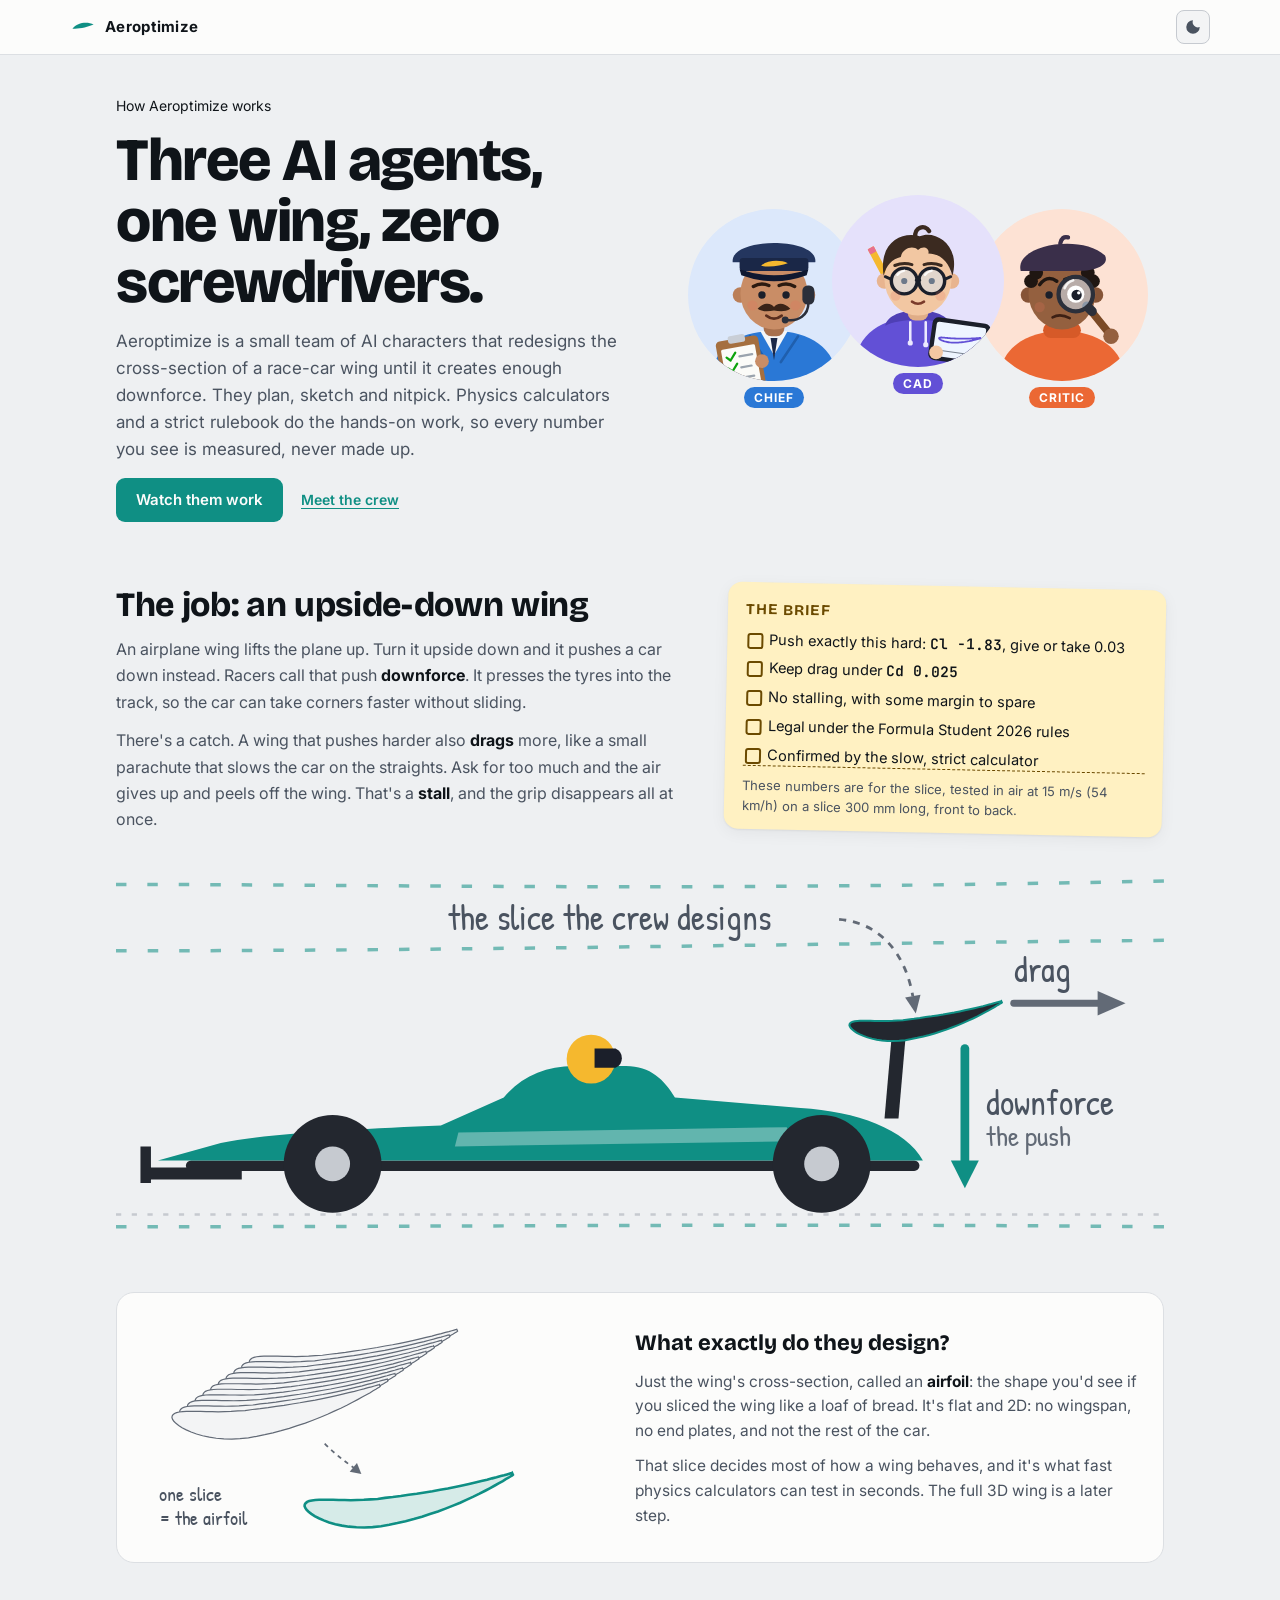
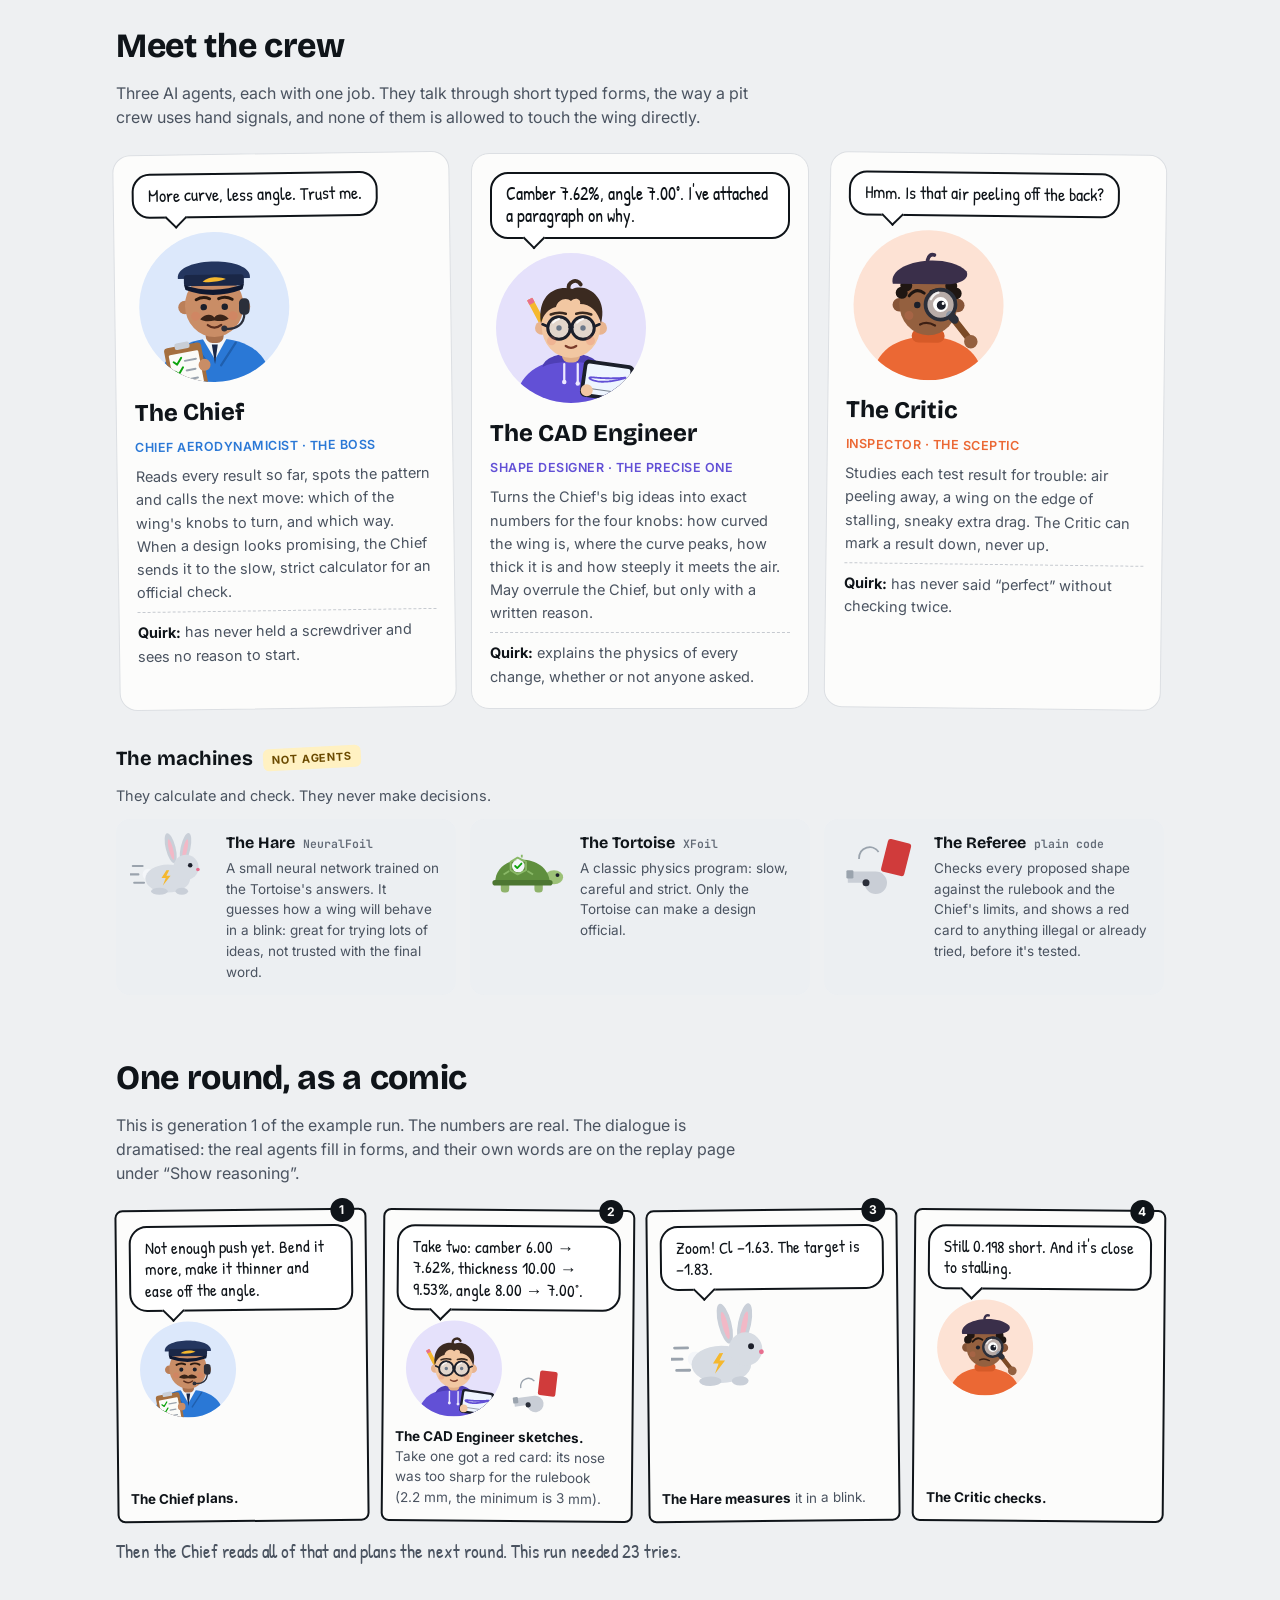
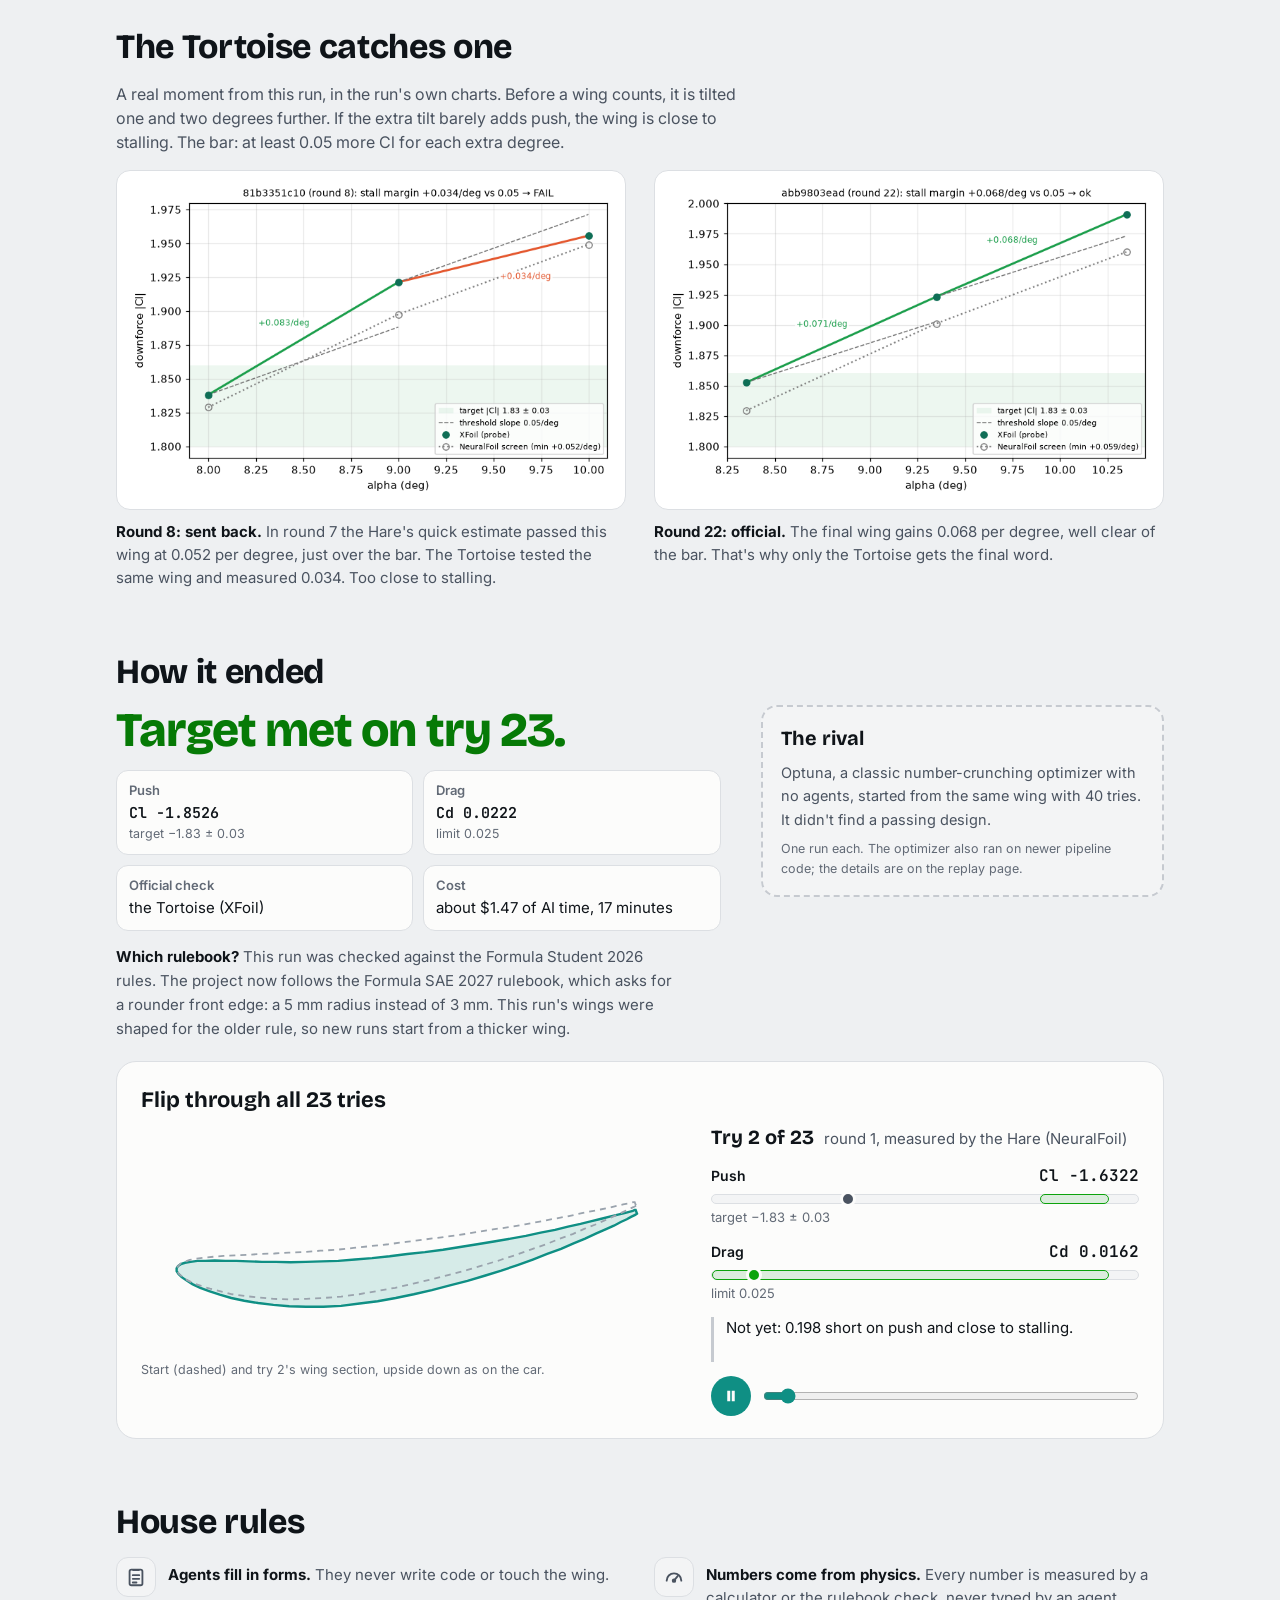
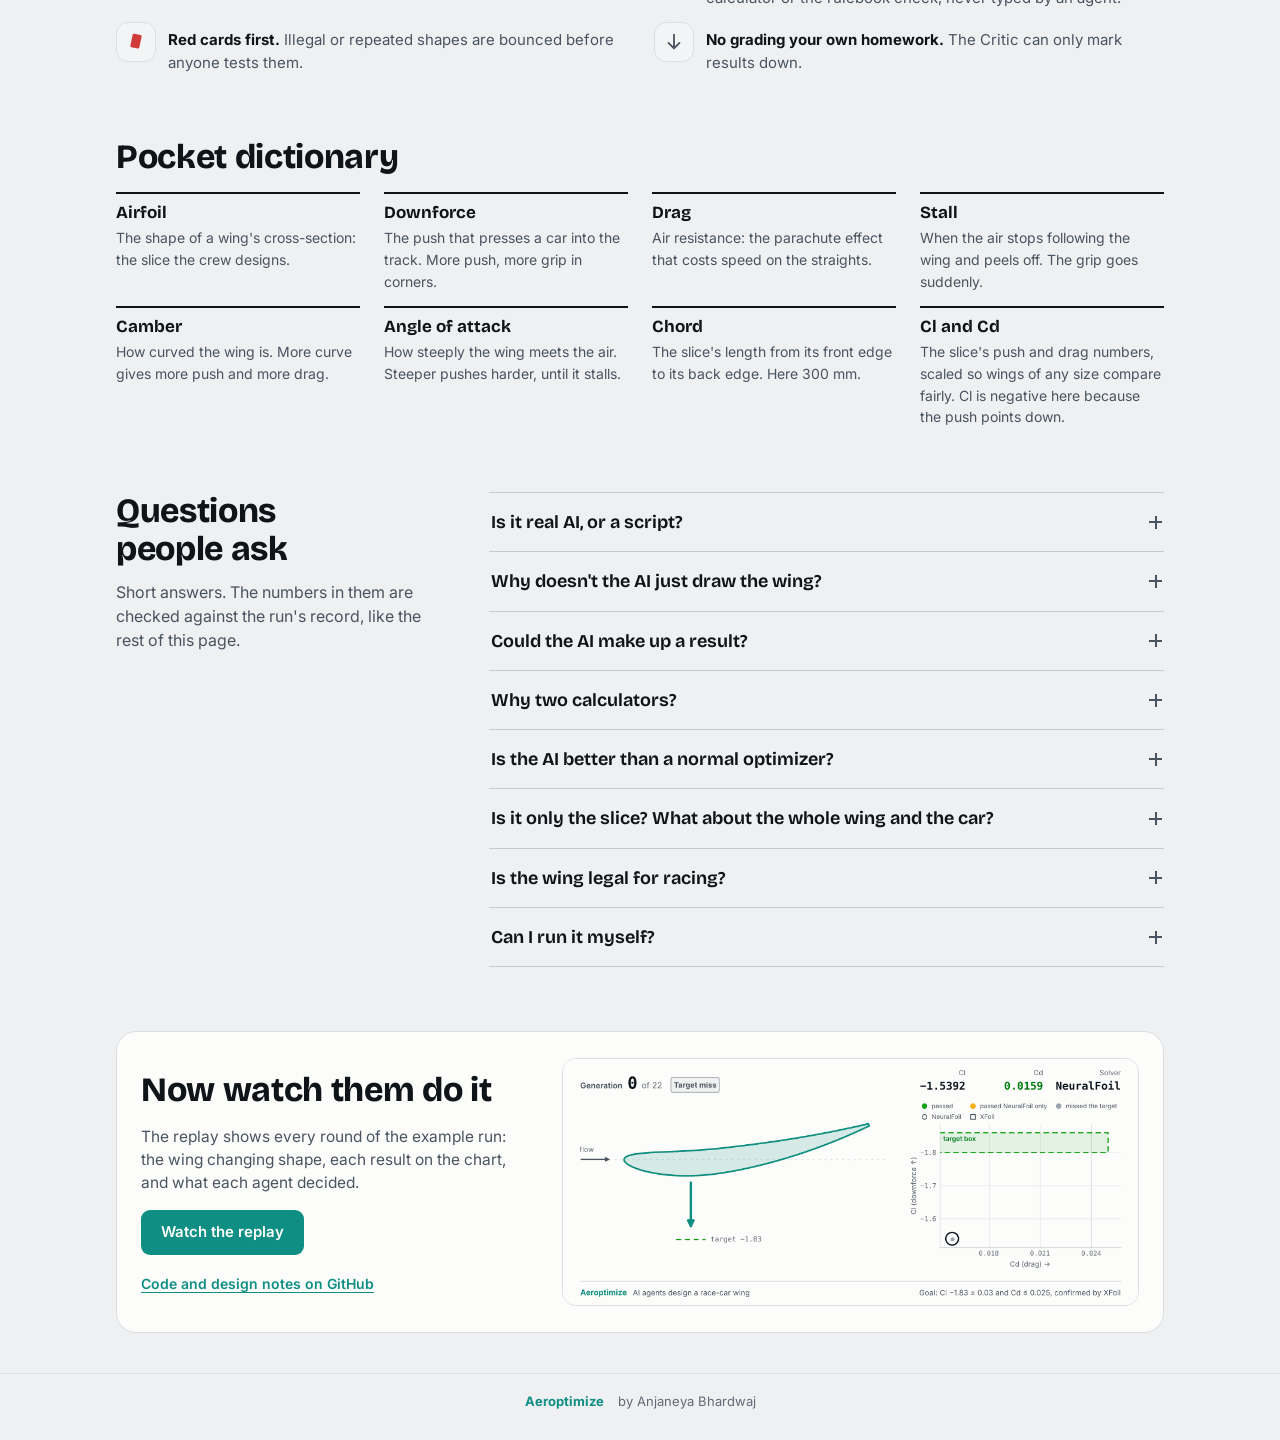
<file: viewer/index.html>
<!doctype html>
<html lang="en">
<head>
<meta charset="utf-8">
<meta name="viewport" content="width=device-width, initial-scale=1, viewport-fit=cover">
<title>Aeroptimize: AI agents design a race-car wing</title>
<meta name="claude:viewport-fit-sides" content="cover">
<script>
  // Links to the replay from before it moved (?run=, ?gen=, ...) land here: send them on to it.
  if (/[?&](run|gen|autoplay|speed|intro)=/.test(location.search)) location.replace("replay.html" + location.search + location.hash);
</script>
<meta name="description" content="How Aeroptimize works, for everyone: three AI agents (the Chief, the CAD Engineer and the Critic) redesign a race-car wing while physics calculators and a rulebook do the measuring.">
<link rel="preconnect" href="https://fonts.googleapis.com">
<link rel="preconnect" href="https://fonts.gstatic.com" crossorigin>
<link href="https://fonts.googleapis.com/css2?family=Bricolage+Grotesque:opsz,wght@12..96,500..800&family=Inter:wght@400;500;600;700&family=JetBrains+Mono:wght@500;600&family=Patrick+Hand&display=swap" rel="stylesheet">
<link rel="stylesheet" href="style.css?v=d6ff3aeab9">
<link rel="stylesheet" href="about.css?v=b0fcaffbfa">
<link rel="icon" href="data:image/svg+xml,%3Csvg xmlns='http://www.w3.org/2000/svg' viewBox='0 0 32 32'%3E%3Cpath d='M3 18 C9 10 22 9 29 13 C22 16 10 19 3 18Z' fill='%2336c2b4'/%3E%3C/svg%3E">
</head>
<body>
<!-- Air drifting past the page on wide screens: small wavy lines come in from the left, fade out behind the text
     and come back out on the right. -->
<div class="airflow" aria-hidden="true">
  <svg style="--y:4.1%;--w:112px;--o:0.42;--d:16.8s;--t:-9.7s"><use href="#squiggle"/></svg>
  <svg style="--y:6.8%;--w:59px;--o:0.22;--d:26.2s;--t:-22.5s"><use href="#squiggle"/></svg>
  <svg style="--y:10.5%;--w:78px;--o:0.32;--d:21.2s;--t:-12.1s"><use href="#squiggle"/></svg>
  <svg style="--y:15.1%;--w:66px;--o:0.22;--d:26.9s;--t:-15.6s"><use href="#squiggle"/></svg>
  <svg style="--y:19.3%;--w:85px;--o:0.32;--d:19.4s;--t:-13.8s"><use href="#squiggle"/></svg>
  <svg style="--y:23.2%;--w:100px;--o:0.42;--d:15.5s;--t:-8.2s"><use href="#squiggle"/></svg>
  <svg style="--y:27.7%;--w:108px;--o:0.42;--d:15.8s;--t:-7.2s"><use href="#squiggle"/></svg>
  <svg style="--y:30.5%;--w:68px;--o:0.22;--d:26.9s;--t:-21.0s"><use href="#squiggle"/></svg>
  <svg style="--y:34.0%;--w:60px;--o:0.22;--d:28.6s;--t:-25.0s"><use href="#squiggle"/></svg>
  <svg style="--y:39.6%;--w:83px;--o:0.32;--d:21.4s;--t:-1.6s"><use href="#squiggle"/></svg>
  <svg style="--y:43.0%;--w:79px;--o:0.32;--d:22.0s;--t:-3.3s"><use href="#squiggle"/></svg>
  <svg style="--y:47.0%;--w:75px;--o:0.32;--d:22.8s;--t:-1.8s"><use href="#squiggle"/></svg>
  <svg style="--y:51.1%;--w:104px;--o:0.42;--d:15.0s;--t:-5.3s"><use href="#squiggle"/></svg>
  <svg style="--y:55.0%;--w:68px;--o:0.22;--d:28.3s;--t:-23.8s"><use href="#squiggle"/></svg>
  <svg style="--y:60.1%;--w:63px;--o:0.22;--d:29.5s;--t:-1.9s"><use href="#squiggle"/></svg>
  <svg style="--y:63.6%;--w:103px;--o:0.42;--d:15.9s;--t:-15.8s"><use href="#squiggle"/></svg>
  <svg style="--y:67.8%;--w:60px;--o:0.22;--d:29.6s;--t:-26.3s"><use href="#squiggle"/></svg>
  <svg style="--y:70.6%;--w:108px;--o:0.42;--d:15.1s;--t:-9.2s"><use href="#squiggle"/></svg>
  <svg style="--y:75.0%;--w:100px;--o:0.42;--d:16.3s;--t:-2.1s"><use href="#squiggle"/></svg>
  <svg style="--y:78.4%;--w:86px;--o:0.32;--d:22.7s;--t:-11.3s"><use href="#squiggle"/></svg>
  <svg style="--y:82.2%;--w:106px;--o:0.42;--d:15.6s;--t:-13.8s"><use href="#squiggle"/></svg>
  <svg style="--y:87.8%;--w:69px;--o:0.22;--d:28.8s;--t:-20.3s"><use href="#squiggle"/></svg>
  <svg style="--y:92.2%;--w:86px;--o:0.32;--d:22.8s;--t:-3.4s"><use href="#squiggle"/></svg>
  <svg style="--y:94.2%;--w:81px;--o:0.32;--d:21.6s;--t:-0.3s"><use href="#squiggle"/></svg>
</div>
<!-- Characters and machines, drawn once and reused. Wing shapes are the example run's real outlines. -->
<svg class="sprite" aria-hidden="true" focusable="false">
  <defs>
    <symbol id="squiggle" viewBox="0 0 100 14"><path d="M2 7 C7.3 1.5 12.7 1.5 18 7 S28.7 12.5 34 7 S44.7 1.5 50 7 S60.7 12.5 66 7 S76.7 1.5 82 7 S92.7 12.5 98 7" fill="none" stroke="currentColor" stroke-width="2" stroke-linecap="round" vector-effect="non-scaling-stroke"/></symbol>
    <path id="wing-final" vector-effect="non-scaling-stroke" d="M0.991 0.141L0.990 0.140L0.986 0.137L0.979 0.133L0.970 0.127L0.957 0.120L0.943 0.111L0.925 0.101L0.905 0.090L0.883 0.078L0.859 0.065L0.832 0.051L0.803 0.037L0.772 0.023L0.740 0.008L0.706 -0.006L0.670 -0.020L0.634 -0.034L0.596 -0.046L0.558 -0.059L0.519 -0.070L0.480 -0.080L0.441 -0.089L0.402 -0.097L0.363 -0.104L0.323 -0.108L0.284 -0.110L0.246 -0.109L0.210 -0.106L0.177 -0.101L0.145 -0.094L0.116 -0.086L0.090 -0.076L0.067 -0.066L0.047 -0.056L0.031 -0.045L0.018 -0.035L0.008 -0.025L0.002 -0.016L-0.001 -0.008L0.000 0.000L0.004 0.006L0.011 0.012L0.021 0.016L0.034 0.019L0.050 0.021L0.068 0.022L0.088 0.022L0.111 0.022L0.135 0.022L0.162 0.021L0.190 0.021L0.219 0.020L0.249 0.021L0.281 0.022L0.313 0.024L0.347 0.026L0.382 0.031L0.419 0.035L0.457 0.040L0.495 0.046L0.533 0.051L0.571 0.057L0.608 0.063L0.645 0.070L0.681 0.076L0.716 0.083L0.750 0.090L0.782 0.097L0.812 0.104L0.841 0.111L0.868 0.117L0.892 0.124L0.913 0.129L0.933 0.135L0.949 0.139L0.963 0.143L0.974 0.146L0.981 0.148L0.986 0.149L0.987 0.150Z"/>
    <path id="wing-start" vector-effect="non-scaling-stroke" d="M0.992 0.135L0.990 0.134L0.986 0.132L0.979 0.129L0.969 0.124L0.956 0.118L0.941 0.111L0.923 0.103L0.903 0.094L0.880 0.085L0.855 0.074L0.827 0.064L0.798 0.052L0.766 0.041L0.733 0.029L0.699 0.018L0.663 0.007L0.626 -0.004L0.588 -0.014L0.550 -0.024L0.511 -0.033L0.472 -0.042L0.433 -0.049L0.394 -0.056L0.355 -0.061L0.317 -0.064L0.280 -0.066L0.244 -0.067L0.210 -0.066L0.178 -0.063L0.148 -0.060L0.120 -0.056L0.095 -0.050L0.072 -0.044L0.053 -0.038L0.036 -0.032L0.022 -0.025L0.012 -0.018L0.005 -0.012L0.001 -0.006L0.000 0.000L0.003 0.005L0.008 0.010L0.017 0.014L0.028 0.018L0.043 0.021L0.060 0.023L0.079 0.025L0.101 0.027L0.126 0.028L0.152 0.029L0.181 0.031L0.211 0.032L0.242 0.034L0.276 0.035L0.310 0.038L0.345 0.040L0.382 0.044L0.419 0.048L0.457 0.052L0.495 0.057L0.534 0.062L0.572 0.067L0.610 0.072L0.647 0.078L0.683 0.084L0.718 0.089L0.752 0.095L0.784 0.101L0.815 0.107L0.843 0.112L0.870 0.118L0.894 0.123L0.915 0.127L0.934 0.131L0.951 0.135L0.964 0.138L0.975 0.140L0.983 0.142L0.987 0.143L0.989 0.143Z"/>
  </defs>

  <!-- The Chief: team-boss cap with an airfoil badge, race headset, moustache, clipboard -->
  <symbol id="p-chief" viewBox="0 0 200 200">
    <path d="M26 200 C28 162 58 142 100 142 C142 142 172 162 174 200 Z" fill="#2a78d6"/>
    <path d="M84 142 L100 170 L116 142 Z" fill="#f4f6f9"/>
    <path d="M96 150 L100 176 L104 150 Z" fill="#1a2747"/>
    <path d="M72 148 L92 178 M128 148 L108 178" stroke="#1f5fae" stroke-width="3" fill="none" stroke-linecap="round"/>
    <rect x="88" y="122" width="24" height="26" rx="9" fill="#a8704d"/>
    <circle cx="61" cy="100" r="9" fill="#bb7f58"/>
    <circle cx="139" cy="100" r="9" fill="#bb7f58"/>
    <ellipse cx="100" cy="98" rx="39" ry="42" fill="#c98d66"/>
    <path d="M52 62 C48 32 152 32 148 62 Z" fill="#24365f"/>
    <rect x="60" y="57" width="80" height="15" rx="4" fill="#1a2747"/>
    <path d="M85 66 C92 59 108 59 116 63 C108 66 95 68 85 66 Z" fill="#f5b82e"/>
    <path d="M60 70 Q100 84 140 70 L138 77 Q100 91 62 77 Z" fill="#0f1830"/>
    <path d="M76 90 Q85 85 94 89 M106 89 Q115 85 124 90" stroke="#2b1a10" stroke-width="4" stroke-linecap="round" fill="none"/>
    <g class="blink"><circle cx="86" cy="100" r="4.3" fill="#1b1f2a"/><circle cx="114" cy="100" r="4.3" fill="#1b1f2a"/></g>
    <circle cx="75" cy="112" r="6" fill="#e2735b" opacity=".28"/>
    <circle cx="125" cy="112" r="6" fill="#e2735b" opacity=".28"/>
    <path d="M81 116 C88 108 97 109 100 114 C103 109 112 108 119 116 C113 120 106 119 100 118 C94 119 87 120 81 116 Z" fill="#3a2418"/>
    <path d="M91 124 Q100 131 109 124" stroke="#5a2e1e" stroke-width="3" stroke-linecap="round" fill="none"/>
    <rect x="133" y="89" width="14" height="22" rx="6" fill="#2b2f3a"/>
    <path d="M140 109 C140 124 128 131 115 129" stroke="#2b2f3a" stroke-width="3" fill="none" stroke-linecap="round"/>
    <circle cx="113" cy="129" r="4" fill="#2b2f3a"/>
    <g transform="rotate(-10 62 178)">
      <rect x="36" y="150" width="50" height="60" rx="5" fill="#a56f3f"/>
      <rect x="41" y="160" width="40" height="46" rx="2" fill="#fbfbf8"/>
      <rect x="51" y="146" width="20" height="9" rx="3" fill="#c9ced6"/>
      <path d="M46 170 l4 4 l7 -8 M46 183 l4 4 l7 -8" stroke="#0ca30c" stroke-width="2.6" fill="none" stroke-linecap="round" stroke-linejoin="round"/>
      <path d="M61 171 h15 M61 184 h12 M46 196 h28" stroke="#9aa3ad" stroke-width="2.6" stroke-linecap="round"/>
    </g>
    <circle cx="86" cy="177" r="8" fill="#c98d66"/>
  </symbol>

  <!-- The CAD Engineer: big round glasses, pencil behind the ear, hoodie, tablet with a wing sketch -->
  <symbol id="p-cad" viewBox="0 0 200 200">
    <path d="M26 200 C28 162 58 142 100 142 C142 142 172 162 174 200 Z" fill="#6250d6"/>
    <path d="M62 152 C66 128 134 128 138 152 C124 143 76 143 62 152 Z" fill="#4e3fb5"/>
    <path d="M91 148 v22 M109 148 v24" stroke="#ece9ff" stroke-width="3" stroke-linecap="round"/>
    <circle cx="91" cy="172" r="3" fill="#ece9ff"/><circle cx="109" cy="174" r="3" fill="#ece9ff"/>
    <rect x="88" y="122" width="24" height="24" rx="9" fill="#e0ad87"/>
    <g transform="rotate(-28 58 86)">
      <rect x="54" y="58" width="8" height="40" rx="1" fill="#f5b82e"/>
      <rect x="54" y="58" width="8" height="7" rx="1" fill="#e86f8f"/>
      <polygon points="54,98 62,98 58,108" fill="#f3d9b5"/>
      <polygon points="56.5,103 59.5,103 58,108" fill="#2b2f3a"/>
    </g>
    <circle cx="61" cy="100" r="9" fill="#e8b48f"/>
    <circle cx="139" cy="100" r="9" fill="#e8b48f"/>
    <ellipse cx="100" cy="98" rx="39" ry="42" fill="#f2c7a2"/>
    <path d="M60 94 C54 54 82 42 102 48 C120 40 150 58 140 94 C136 78 126 68 112 68 C114 62 106 58 100 64 C94 58 82 62 80 72 C70 74 63 82 60 94 Z" fill="#3b2a20"/>
    <path d="M97 49 C95 38 108 33 113 42" stroke="#3b2a20" stroke-width="5" fill="none" stroke-linecap="round"/>
    <path d="M73 82 Q83 78 93 81 M107 81 Q117 78 127 82" stroke="#3b2a20" stroke-width="3.5" stroke-linecap="round" fill="none"/>
    <g class="blink"><circle cx="84" cy="100" r="3.6" fill="#1b1f2a"/><circle cx="116" cy="100" r="3.6" fill="#1b1f2a"/></g>
    <circle cx="84" cy="100" r="15" fill="#cfe6ff" opacity=".45"/>
    <circle cx="116" cy="100" r="15" fill="#cfe6ff" opacity=".45"/>
    <circle cx="84" cy="100" r="15" fill="none" stroke="#1b1f2a" stroke-width="4"/>
    <circle cx="116" cy="100" r="15" fill="none" stroke="#1b1f2a" stroke-width="4"/>
    <path d="M98 99 Q100 95 102 99 M69 98 L62 95 M131 98 L138 95" stroke="#1b1f2a" stroke-width="3.5" fill="none" stroke-linecap="round"/>
    <path d="M76 93 Q79 89 84 88 M108 93 Q111 89 116 88" stroke="#fff" stroke-width="2.5" fill="none" stroke-linecap="round" opacity=".9"/>
    <circle cx="74" cy="117" r="6" fill="#e2735b" opacity=".22"/>
    <circle cx="126" cy="117" r="6" fill="#e2735b" opacity=".22"/>
    <path d="M93 124 Q100 129 107 124" stroke="#7a3b2a" stroke-width="3" stroke-linecap="round" fill="none"/>
    <g transform="rotate(8 150 172)">
      <rect x="114" y="146" width="68" height="50" rx="7" fill="#1b1f2a"/>
      <rect x="119" y="151" width="58" height="40" rx="3" fill="#eef5ff"/>
      <use href="#wing-start" transform="translate(124 170) scale(48 -48)" fill="none" stroke="#6250d6" stroke-width="1.8"/>
      <path d="M124 184 h48 M124 181 v6 M172 181 v6" stroke="#7b8491" stroke-width="1.4"/>
    </g>
    <circle cx="121" cy="183" r="8" fill="#f2c7a2"/>
  </symbol>

  <!-- The Critic: beret, raised eyebrow, magnifying glass with a giant eye behind it -->
  <symbol id="p-critic" viewBox="0 0 200 200">
    <path d="M26 200 C28 162 58 142 100 142 C142 142 172 162 174 200 Z" fill="#eb6834"/>
    <rect x="88" y="120" width="24" height="24" rx="9" fill="#7a4b30"/>
    <rect x="78" y="132" width="44" height="18" rx="9" fill="#d65a28"/>
    <circle cx="61" cy="100" r="9" fill="#865437"/>
    <circle cx="139" cy="100" r="9" fill="#865437"/>
    <ellipse cx="100" cy="98" rx="39" ry="42" fill="#94603f"/>
    <circle cx="64" cy="84" r="8" fill="#1f1612"/><circle cx="70" cy="74" r="8" fill="#1f1612"/>
    <circle cx="136" cy="84" r="8" fill="#1f1612"/><circle cx="130" cy="74" r="8" fill="#1f1612"/>
    <path d="M52 72 C44 42 122 28 150 54 C155 64 142 72 118 72 Z" fill="#3a2f4a"/>
    <path d="M98 40 q2 -9 9 -7" stroke="#3a2f4a" stroke-width="5" stroke-linecap="round" fill="none"/>
    <path d="M74 88 Q83 76 94 84" stroke="#1f1612" stroke-width="4" stroke-linecap="round" fill="none"/>
    <g class="blink"><circle cx="85" cy="100" r="4.3" fill="#1b1f2a"/></g>
    <circle cx="74" cy="114" r="6" fill="#e2735b" opacity=".22"/>
    <path d="M89 126 Q98 121 109 127" stroke="#3d2014" stroke-width="3" fill="none" stroke-linecap="round"/>
    <g class="sway">
      <path d="M131 115 L156 146" stroke="#7b4a26" stroke-width="9" stroke-linecap="round"/>
      <path d="M129 113 L135 119" stroke="#2b2f3a" stroke-width="11" stroke-linecap="round"/>
      <circle cx="116" cy="99" r="20" fill="#d8ecff" opacity=".55"/>
      <circle cx="116" cy="99" r="10" fill="#fff"/>
      <circle cx="117" cy="100" r="6" fill="#1b1f2a"/>
      <circle cx="119.5" cy="97.5" r="2" fill="#fff"/>
      <path d="M103 82 Q113 77 126 81" stroke="#1f1612" stroke-width="4" stroke-linecap="round" fill="none"/>
      <circle cx="116" cy="99" r="20" fill="none" stroke="#2b2f3a" stroke-width="5"/>
      <path d="M103 92 Q106 85 113 83" stroke="#fff" stroke-width="3" fill="none" stroke-linecap="round" opacity=".85"/>
      <circle cx="157" cy="148" r="9" fill="#94603f"/>
    </g>
  </symbol>

  <!-- The Hare (NeuralFoil): quick, a lightning badge, speed lines -->
  <symbol id="m-hare" viewBox="0 0 120 100">
    <path d="M4 50 h14 M0 62 h12 M6 74 h14" stroke="#9aa3ad" stroke-width="3" stroke-linecap="round"/>
    <ellipse cx="62" cy="24" rx="7" ry="22" fill="#c9cfd8" transform="rotate(-14 62 40)"/>
    <ellipse cx="76" cy="24" rx="7" ry="22" fill="#c9cfd8" transform="rotate(12 76 40)"/>
    <ellipse cx="62" cy="26" rx="3" ry="15" fill="#f2b8c6" transform="rotate(-14 62 40)"/>
    <ellipse cx="76" cy="26" rx="3" ry="15" fill="#f2b8c6" transform="rotate(12 76 40)"/>
    <circle cx="26" cy="62" r="8" fill="#f4f6f9"/>
    <ellipse cx="54" cy="68" rx="32" ry="20" fill="#d7dce3"/>
    <ellipse cx="42" cy="86" rx="12" ry="5" fill="#c9cfd8"/>
    <ellipse cx="74" cy="86" rx="9" ry="5" fill="#c9cfd8"/>
    <circle cx="80" cy="52" r="18" fill="#d7dce3"/>
    <circle cx="86" cy="49" r="3.2" fill="#1b1f2a"/>
    <circle cx="97" cy="55" r="2.6" fill="#e86f8f"/>
    <path d="M52 56 l-7 11 h6 l-4 11 l11 -14 h-6 l4 -8 Z" fill="#f5b82e"/>
  </symbol>

  <!-- The Tortoise (XFoil): slow, careful, wears the official stamp -->
  <symbol id="m-tortoise" viewBox="0 0 120 100">
    <rect x="24" y="72" width="12" height="16" rx="5" fill="#8fb36b"/>
    <rect x="72" y="72" width="12" height="16" rx="5" fill="#8fb36b"/>
    <ellipse cx="100" cy="66" rx="13" ry="10" fill="#9cc177"/>
    <circle cx="105" cy="63" r="2.8" fill="#1b1f2a"/>
    <path d="M16 74 C16 30 92 30 94 74 Z" fill="#5f8f3e"/>
    <path d="M38 44 l10 -6 l12 6 v12 l-12 6 l-10 -6 Z M28 62 l8 -5 M70 62 l-8 -5 M54 34 v4" stroke="#89b867" stroke-width="2.6" fill="none" stroke-linejoin="round"/>
    <rect x="12" y="70" width="86" height="8" rx="4" fill="#4c7631"/>
    <circle cx="49" cy="50" r="9" fill="#f4f6f9"/>
    <path d="M44.5 50 l3 3 l6 -6.5" stroke="#0ca30c" stroke-width="2.6" fill="none" stroke-linecap="round" stroke-linejoin="round"/>
  </symbol>

  <!-- The Referee (plain code): whistle and a red card -->
  <symbol id="m-ref" viewBox="0 0 120 100">
    <rect x="66" y="14" width="34" height="48" rx="4" fill="#d03b3b" transform="rotate(14 83 38)"/>
    <path d="M30 40 C30 22 50 18 58 30" stroke="#9aa3ad" stroke-width="2.5" fill="none"/>
    <path d="M14 58 h40 a16 16 0 1 1 -16 16 h-24 Z" fill="#c9ced6"/>
    <rect x="12" y="56" width="10" height="12" rx="2" fill="#9aa3ad"/>
    <circle cx="40" cy="74" r="5" fill="#2b2f3a"/>
  </symbol>
</svg>

<header class="top">
  <a class="brand" href="./" aria-label="Aeroptimize home">
    <svg viewBox="0 0 32 32" aria-hidden="true"><path d="M3 18 C9 10 22 9 29 13 C22 16 10 19 3 18Z"/></svg>
    <span>Aeroptimize</span>
  </a>
  <div class="top-right">
    <button id="theme-toggle" class="icon-btn" title="Toggle light / dark" aria-label="Toggle light or dark theme">
      <svg viewBox="0 0 24 24" aria-hidden="true"><path d="M12 3a9 9 0 1 0 9 9 7 7 0 0 1-9-9z"/></svg>
    </button>
  </div>
</header>

<main class="about">
  <section class="a-hero" aria-labelledby="a-h1">
    <div class="a-hero-text">
      <p class="eyebrow">How Aeroptimize works</p>
      <h1 id="a-h1">Three AI agents, one wing, zero screwdrivers.</h1>
      <p class="a-lede">Aeroptimize is a small team of AI characters that redesigns the cross-section of a race-car wing
        until it creates enough downforce. They plan, sketch and nitpick. Physics calculators and a strict
        rulebook do the hands-on work, so every number you see is measured, never made up.</p>
      <div class="a-actions">
        <a class="go" href="replay.html">Watch them work</a>
        <a class="a-link" href="#crew">Meet the crew</a>
      </div>
    </div>
    <div class="team" aria-label="The crew: the Chief, the CAD Engineer and the Critic">
      <figure class="member chief"><svg class="bust bob" viewBox="0 0 200 200" role="img" aria-label="The Chief"><use href="#p-chief"/></svg><figcaption>Chief</figcaption></figure>
      <figure class="member cad"><svg class="bust bob d2" viewBox="0 0 200 200" role="img" aria-label="The CAD Engineer"><use href="#p-cad"/></svg><figcaption>CAD</figcaption></figure>
      <figure class="member critic"><svg class="bust bob d3" viewBox="0 0 200 200" role="img" aria-label="The Critic"><use href="#p-critic"/></svg><figcaption>Critic</figcaption></figure>
    </div>
  </section>

  <section id="job" class="a-sec job" aria-labelledby="h-job">
    <div class="job-text">
      <h2 id="h-job">The job: an upside-down wing</h2>
      <p>An airplane wing lifts the plane up. Turn it upside down and it pushes a car down instead. Racers call that
        push <b>downforce</b>. It presses the tyres into the track, so the car can take corners faster without sliding.</p>
      <p>There's a catch. A wing that pushes harder also <b>drags</b> more, like a small parachute that slows the car on
        the straights. Ask for too much and the air gives up and peels off the wing. That's a <b>stall</b>, and the grip
        disappears all at once.</p>
    </div>
    <aside class="brief" aria-labelledby="h-brief">
      <h3 id="h-brief">The brief</h3>
      <ul>
        <li>Push exactly this hard: <span class="num">Cl −1.83</span>, give or take 0.03</li>
        <li>Keep drag under <span class="num">Cd 0.025</span></li>
        <li>No stalling, with some margin to spare</li>
        <li>Legal under the Formula Student 2026 rules</li>
        <li>Confirmed by the slow, strict calculator</li>
      </ul>
      <p class="brief-note">These numbers are for the slice, tested in air at 15 m/s (54 km/h) on a slice 300 mm long,
        front to back.</p>
    </aside>
    <figure class="car-fig">
      <svg class="car" viewBox="0 0 600 240" role="img" aria-label="A race car seen from the side. Air flows over it from left to right. The rear wing is drawn as its cross-section, with an arrow pushing down (downforce) and an arrow pulling back (drag).">
        <g class="air">
          <path d="M0 18 C160 18 320 22 600 16"/>
          <path d="M0 56 C200 56 380 52 600 50"/>
          <path d="M0 214 C200 214 400 212 600 214"/>
        </g>
        <line class="ground" x1="0" y1="207" x2="600" y2="207"/>
        <path class="tyre" d="M14 180 L72 180 L72 187 L14 187 Z M14 168 L20 168 L20 189 L14 189 Z"/>
        <rect class="tyre" x="40" y="176" width="420" height="6" rx="3"/>
        <path class="car-body" d="M24 176 L60 166 C90 160 140 158 186 156 L222 140 C232 128 246 122 262 122 L292 122 C306 122 314 130 320 140 L392 146 C424 148 452 158 462 176 Z"/>
        <path class="car-stripe" d="M196 160 L384 157 L388 165 L194 168 Z"/>
        <circle cx="272" cy="118" r="14" fill="#f5b82e"/>
        <path d="M274 112 h12 a6 6 0 0 1 0 11 h-12 Z" fill="#1b1f2a"/>
        <circle class="tyre" cx="124" cy="178" r="28"/><circle class="hub" cx="124" cy="178" r="10"/>
        <circle class="tyre" cx="404" cy="178" r="28"/><circle class="hub" cx="404" cy="178" r="10"/>
        <path class="tyre" d="M440 152 L448 152 L452 106 L444 106 Z"/>
        <use class="car-wing" href="#wing-final" transform="translate(420 98) scale(88 -88)"/>
        <path class="note-line" d="M414 38 C438 40 452 58 456.2 82"/>
        <path class="note-head" d="M451.8 82.8 L457.9 91.9 L460.6 81.2 Z"/>
        <text class="note" x="190" y="44">the slice the crew designs</text>
        <path class="df" d="M486 112 V178"/><path class="df-head" d="M478 176 L486 192 L494 176 Z"/>
        <text class="note" x="498" y="150">downforce</text>
        <text class="note small" x="498" y="168">the push</text>
        <path class="drag" d="M514 86 H566"/><path class="drag-head" d="M562 79 L578 86 L562 93 Z"/>
        <text class="note" x="514" y="74">drag</text>
      </svg>
    </figure>
    <div class="slice" aria-labelledby="h-slice">
      <figure class="slice-fig">
        <svg viewBox="0 0 380 210" role="img" aria-label="A wing drawn as a loaf of identical slices. One slice is pulled out in front: that slice, the airfoil, is what the crew designs.">
          <use class="loaf" href="#wing-final" transform="translate(100 45) scale(190 -190)"/>
          <use class="loaf" href="#wing-final" transform="translate(93 50) scale(190 -190)"/>
          <use class="loaf" href="#wing-final" transform="translate(86 55) scale(190 -190)"/>
          <use class="loaf" href="#wing-final" transform="translate(79 60) scale(190 -190)"/>
          <use class="loaf" href="#wing-final" transform="translate(72 65) scale(190 -190)"/>
          <use class="loaf" href="#wing-final" transform="translate(65 70) scale(190 -190)"/>
          <use class="loaf" href="#wing-final" transform="translate(58 75) scale(190 -190)"/>
          <use class="loaf" href="#wing-final" transform="translate(51 80) scale(190 -190)"/>
          <use class="loaf" href="#wing-final" transform="translate(44 85) scale(190 -190)"/>
          <use class="loaf" href="#wing-final" transform="translate(37 90) scale(190 -190)"/>
          <use class="loaf" href="#wing-final" transform="translate(30 95) scale(190 -190)"/>
          <path class="slice-line" d="M168 120 C178 130 186 136 196 143"/>
          <path class="slice-head" d="M190.6 145.4 L201.2 147.5 L197.2 137.5 Z"/>
          <use class="slice-cut" href="#wing-final" transform="translate(150 175) scale(190 -190)"/>
          <text class="note" x="18" y="172">one slice</text>
          <text class="note" x="18" y="194">= the airfoil</text>
        </svg>
      </figure>
      <div class="slice-text">
        <h3 id="h-slice">What exactly do they design?</h3>
        <p>Just the wing's cross-section, called an <b>airfoil</b>: the shape you'd see if you sliced the wing like a loaf
          of bread. It's flat and 2D: no wingspan, no end plates, and not the rest of the car.</p>
        <p>That slice decides most of how a wing behaves, and it's what fast physics calculators can test in seconds. The
          full 3D wing is a later step.</p>
      </div>
    </div>
  </section>

  <section id="crew" class="a-sec" aria-labelledby="h-crew">
    <h2 id="h-crew">Meet the crew</h2>
    <p class="sec-lede">Three AI agents, each with one job. They talk through short typed forms, the way a pit crew uses
      hand signals, and none of them is allowed to touch the wing directly.</p>
    <div class="cast">
      <article class="card-c chief">
        <p class="bubble">More curve, less angle. Trust me.</p>
        <svg class="portrait bob" viewBox="0 0 200 200" aria-hidden="true"><use href="#p-chief"/></svg>
        <h3>The Chief</h3>
        <p class="role">Chief aerodynamicist · the boss</p>
        <p>Reads every result so far, spots the pattern and calls the next move: which of the wing's knobs to turn, and
          which way. When a design looks promising, the Chief sends it to the slow, strict calculator for an official
          check.</p>
        <p class="quirk"><b>Quirk:</b> has never held a screwdriver and sees no reason to start.</p>
      </article>
      <article class="card-c cad">
        <p class="bubble">Camber 7.62%, angle 7.00°. I've attached a paragraph on why.</p>
        <svg class="portrait bob d2" viewBox="0 0 200 200" aria-hidden="true"><use href="#p-cad"/></svg>
        <h3>The CAD Engineer</h3>
        <p class="role">Shape designer · the precise one</p>
        <p>Turns the Chief's big ideas into exact numbers for the four knobs: how curved the wing is, where the curve
          peaks, how thick it is and how steeply it meets the air. May overrule the Chief, but only with a written
          reason.</p>
        <p class="quirk"><b>Quirk:</b> explains the physics of every change, whether or not anyone asked.</p>
      </article>
      <article class="card-c critic">
        <p class="bubble">Hmm. Is that air peeling off the back?</p>
        <svg class="portrait bob d3" viewBox="0 0 200 200" aria-hidden="true"><use href="#p-critic"/></svg>
        <h3>The Critic</h3>
        <p class="role">Inspector · the sceptic</p>
        <p>Studies each test result for trouble: air peeling away, a wing on the edge of stalling, sneaky extra drag.
          The Critic can mark a result down, never up.</p>
        <p class="quirk"><b>Quirk:</b> has never said “perfect” without checking twice.</p>
      </article>
    </div>

    <div class="machines" aria-labelledby="h-machines">
      <h3 id="h-machines">The machines <span class="sticker">not agents</span></h3>
      <p class="machines-lede">They calculate and check. They never make decisions.</p>
      <div class="machine-row">
        <div class="machine">
          <svg viewBox="0 0 120 100" aria-hidden="true"><use href="#m-hare"/></svg>
          <div><h4>The Hare <span>NeuralFoil</span></h4>
            <p>A small neural network trained on the Tortoise's answers. It guesses how a wing will behave in a blink: great
              for trying lots of ideas, not trusted with the final word.</p></div>
        </div>
        <div class="machine">
          <svg viewBox="0 0 120 100" aria-hidden="true"><use href="#m-tortoise"/></svg>
          <div><h4>The Tortoise <span>XFoil</span></h4>
            <p>A classic physics program: slow, careful and strict. Only the Tortoise can make a design official.</p></div>
        </div>
        <div class="machine">
          <svg viewBox="0 0 120 100" aria-hidden="true"><use href="#m-ref"/></svg>
          <div><h4>The Referee <span>plain code</span></h4>
            <p>Checks every proposed shape against the rulebook and the Chief's limits, and shows a red card to anything
              illegal or already tried, before it's tested.</p></div>
        </div>
      </div>
    </div>
  </section>

  <section id="round" class="a-sec" aria-labelledby="h-round">
    <h2 id="h-round">One round, as a comic</h2>
    <p class="sec-lede">This is generation 1 of the example run. The numbers are real. The dialogue is dramatised: the
      real agents fill in forms, and their own words are on the replay page under “Show reasoning”.</p>
    <ol class="strip">
      <li class="panel-c">
        <p class="bubble">Not enough push yet. Bend it more, make it thinner and ease off the angle.</p>
        <svg class="mini bob" viewBox="0 0 200 200" aria-hidden="true"><use href="#p-chief"/></svg>
        <p class="cap"><b>The Chief plans.</b></p>
      </li>
      <li class="panel-c">
        <p class="bubble">Take two: camber 6.00 → 7.62%, thickness 10.00 → 9.53%, angle 8.00 → 7.00°.</p>
        <div class="mini-pair">
          <svg class="mini bob d2" viewBox="0 0 200 200" aria-hidden="true"><use href="#p-cad"/></svg>
          <svg class="mini-ref" viewBox="0 0 120 100" aria-hidden="true"><use href="#m-ref"/></svg>
        </div>
        <p class="cap"><b>The CAD Engineer sketches.</b> Take one got a red card: its nose was too sharp for the rulebook
          (2.2 mm, the minimum is 3 mm).</p>
      </li>
      <li class="panel-c">
        <p class="bubble">Zoom! Cl −1.63. The target is −1.83.</p>
        <svg class="mini hop" viewBox="0 0 120 100" aria-hidden="true"><use href="#m-hare"/></svg>
        <p class="cap"><b>The Hare measures</b> it in a blink.</p>
      </li>
      <li class="panel-c">
        <p class="bubble">Still 0.198 short. And it's close to stalling.</p>
        <svg class="mini bob d3" viewBox="0 0 200 200" aria-hidden="true"><use href="#p-critic"/></svg>
        <p class="cap"><b>The Critic checks.</b></p>
      </li>
    </ol>
    <p class="after-strip">Then the Chief reads all of that and plans the next round. This run needed 23 tries.</p>
  </section>

  <section id="catch" class="a-sec catch" aria-labelledby="h-catch">
    <h2 id="h-catch">The Tortoise catches one</h2>
    <p class="sec-lede">A real moment from this run, in the run's own charts. Before a wing counts, it is tilted one
      and two degrees further. If the extra tilt barely adds push, the wing is close to stalling. The bar: at least
      0.05 more Cl for each extra degree.</p>
    <div class="catch-pair">
      <figure class="plot">
        <img src="media/stall_81b3351c10.png?v=95ffe9b8f1" width="704" height="462" loading="lazy"
          alt="Chart from round 8: push against tilt for design 81b3351c10. Between 9 and 10 degrees the Tortoise's line rises by only 0.034 per degree, below the 0.05 bar, while the Hare's dotted estimate stays just above it.">
        <figcaption><b>Round 8: sent back.</b> In round 7 the Hare's quick estimate passed this wing at 0.052 per
          degree, just over the bar. The Tortoise tested the same wing and measured 0.034. Too close to stalling.</figcaption>
      </figure>
      <figure class="plot">
        <img src="media/stall_abb9803ead.png?v=982ecde790" width="704" height="462" loading="lazy"
          alt="Chart from round 22: push against tilt for the final design abb9803ead. The Tortoise's line keeps rising by 0.068 per degree, well over the 0.05 bar.">
        <figcaption><b>Round 22: official.</b> The final wing gains 0.068 per degree, well clear of the bar. That's
          why only the Tortoise gets the final word.</figcaption>
      </figure>
    </div>
  </section>

  <section id="result" class="a-sec result" aria-labelledby="h-result">
    <div class="result-main">
      <h2 id="h-result">How it ended</h2>
      <p class="big-win">Target met on try 23.</p>
      <dl class="score">
        <div><dt>Push</dt><dd><span class="num">Cl −1.8526</span> <span class="vs">target −1.83 ± 0.03</span></dd></div>
        <div><dt>Drag</dt><dd><span class="num">Cd 0.0222</span> <span class="vs">limit 0.025</span></dd></div>
        <div><dt>Official check</dt><dd>the Tortoise (XFoil)</dd></div>
        <div><dt>Cost</dt><dd>about $1.47 of AI time, 17 minutes</dd></div>
      </dl>
      <p class="rulebook-note"><b>Which rulebook?</b> This run was checked against the Formula Student 2026 rules. The
        project now follows the Formula SAE 2027 rulebook, which asks for a rounder front edge: a 5 mm radius instead
        of 3 mm. This run's wings were shaped for the older rule, so new runs start from a thicker wing.</p>
    </div>
    <aside class="rival" aria-labelledby="h-rival">
      <h3 id="h-rival">The rival</h3>
      <p>Optuna, a classic number-crunching optimizer with no agents, started from the same wing with 40 tries. It didn't
        find a passing design.</p>
      <p class="fine">One run each. The optimizer also ran on newer pipeline code; the details are on the replay page.</p>
    </aside>
    <div id="flip" class="flip">
      <h3 class="flip-h">Flip through all 23 tries</h3>
      <figure class="before-after">
        <svg id="flip-svg" viewBox="0 0 300 110" role="img" aria-label="The start shape (dashed) and the final shape (filled) of the wing section">
          <use class="ba-final" href="#wing-final" transform="translate(20 58) scale(260 -260)"/>
          <use class="ba-start" href="#wing-start" transform="translate(20 58) scale(260 -260)"/>
        </svg>
        <figcaption>Start (dashed) and <span id="flip-which">final</span> wing section, upside down as on the car.</figcaption>
      </figure>
      <div id="flip-panel" class="flip-panel" hidden>
        <p class="flip-now"><b id="flip-try"></b> <span id="flip-who"></span></p>
        <div id="flip-meters" class="meters"></div>
        <p id="flip-verdict" class="flip-verdict" aria-live="polite"></p>
        <div class="flip-ctl">
          <button id="flip-play" class="flip-play" type="button" aria-label="Play through every try">
            <svg viewBox="0 0 24 24" aria-hidden="true"><path id="flip-play-icon" d="M7 5v14l12-7z"/></svg>
          </button>
          <input id="flip-range" type="range" min="1" max="23" step="1" value="23" aria-label="Try">
        </div>
      </div>
    </div>
  </section>

  <section id="rules" class="a-sec" aria-labelledby="h-rules">
    <h2 id="h-rules">House rules</h2>
    <ul class="rules">
      <li><span class="r-ic" aria-hidden="true"><svg viewBox="0 0 24 24"><rect x="5" y="4" width="14" height="17" rx="2"/><path d="M9 4.5h6M8.5 10h7M8.5 14h7M8.5 18h4"/></svg></span>
        <p><b>Agents fill in forms.</b> They never write code or touch the wing.</p></li>
      <li><span class="r-ic" aria-hidden="true"><svg viewBox="0 0 24 24"><path d="M4 16a8 8 0 0 1 16 0"/><path d="M12 16l4-5"/><circle cx="12" cy="16" r="1.4"/></svg></span>
        <p><b>Numbers come from physics.</b> Every number is measured by a calculator or the rulebook check, never typed by an agent.</p></li>
      <li><span class="r-ic" aria-hidden="true"><svg viewBox="0 0 24 24"><rect class="card-red" x="7" y="3.5" width="10" height="15" rx="1.6" transform="rotate(12 12 11)"/></svg></span>
        <p><b>Red cards first.</b> Illegal or repeated shapes are bounced before anyone tests them.</p></li>
      <li><span class="r-ic" aria-hidden="true"><svg viewBox="0 0 24 24"><path d="M12 4v15M6 13l6 6 6-6"/></svg></span>
        <p><b>No grading your own homework.</b> The Critic can only mark results down.</p></li>
    </ul>
  </section>

  <section id="words" class="a-sec" aria-labelledby="h-words">
    <h2 id="h-words">Pocket dictionary</h2>
    <dl class="dict">
      <div><dt>Airfoil</dt><dd>The shape of a wing's cross-section: the slice the crew designs.</dd></div>
      <div><dt>Downforce</dt><dd>The push that presses a car into the track. More push, more grip in corners.</dd></div>
      <div><dt>Drag</dt><dd>Air resistance: the parachute effect that costs speed on the straights.</dd></div>
      <div><dt>Stall</dt><dd>When the air stops following the wing and peels off. The grip goes suddenly.</dd></div>
      <div><dt>Camber</dt><dd>How curved the wing is. More curve gives more push and more drag.</dd></div>
      <div><dt>Angle of attack</dt><dd>How steeply the wing meets the air. Steeper pushes harder, until it stalls.</dd></div>
      <div><dt>Chord</dt><dd>The slice's length from its front edge to its back edge. Here 300 mm.</dd></div>
      <div><dt>Cl and Cd</dt><dd>The slice's push and drag numbers, scaled so wings of any size compare fairly. Cl is negative here because the push points down.</dd></div>
    </dl>
  </section>

  <section id="faq" class="a-sec faq" aria-labelledby="h-faq">
    <div class="faq-side">
      <h2 id="h-faq">Questions people ask</h2>
      <p class="sec-lede">Short answers. The numbers in them are checked against the run's record, like the rest of
        this page.</p>
    </div>
    <div class="faq-list">
      <details class="qa">
        <summary>Is it real AI, or a script?</summary>
        <div class="qa-a"><p>Real. In the example run all three agents are Claude (Sonnet 5), Anthropic's AI model, and
          they made 69 calls between them. For tests, the project also has a free stand-in that follows fixed rules. It
          is always labelled “not an AI”, and it isn't what you see here.</p></div>
      </details>
      <details class="qa">
        <summary>Why doesn't the AI just draw the wing?</summary>
        <div class="qa-a"><p>Letting an AI write its own design code looks good in a demo and breaks a few steps later.
          Here the agents fill in short forms instead: which knob to turn, which way, by how much, and why. There are
          four knobs: how curved the wing is, where the curve peaks, how thick it is and its angle. Plain code turns
          the form into the exact shape, and the Referee checks it before anything is tested.</p></div>
      </details>
      <details class="qa">
        <summary>Could the AI make up a result?</summary>
        <div class="qa-a"><p>Not one that counts. Agents never type numbers into the run's record: every number comes
          from a calculator or a rule check. The Critic can mark a result down but never up, and only a result from a
          strict physics calculator, with every check passed, can end a run.</p></div>
      </details>
      <details class="qa">
        <summary>Why two calculators?</summary>
        <div class="qa-a"><p>Speed against trust. The Hare (NeuralFoil) is a small neural network that answers almost
          at once, so the crew can try lots of ideas. The Tortoise (XFoil) is a classic physics program that is slower
          and stricter. In this run, 4 of the 23 tries went to the Tortoise, and it sent 3 of them back.</p></div>
      </details>
      <details class="qa">
        <summary>Is the AI better than a normal optimizer?</summary>
        <div class="qa-a"><p>Not proven yet. In this example the agents met the target in 23 tries, and Optuna, a standard
          optimizer with no agents, didn't in 40 from the same start. That's one run each. A larger comparison over
          many starting wings has been started but isn't finished.</p></div>
      </details>
      <details class="qa">
        <summary>Is it only the slice? What about the whole wing and the car?</summary>
        <div class="qa-a"><p>Only the slice, for now. It's tested on its own, in open air at 15 m/s, with no car around
          it and no ground under it. Real teams test this way first because it's quick. Then they test the full wing,
          which loses some push at its tips, and finally the wing on the car, where the air reaching it has already
          been stirred up by the body and the driver. Those stages come next.</p></div>
      </details>
      <details class="qa">
        <summary>Is the wing legal for racing?</summary>
        <div class="qa-a"><p>It passed the checks of the rules it was designed under, Formula Student 2026: its height,
          how far it reaches behind the tyres, how round its edges are and its distance from the ground. Its width and
          end plates can only be checked once there's a full 3D wing, and the car it sits on is a stand-in with made-up
          measurements, not a real car. New runs use the Formula SAE 2027 rules.</p></div>
      </details>
      <details class="qa">
        <summary>Can I run it myself?</summary>
        <div class="qa-a"><p>Yes. The code is on <a class="a-link" href="https://github.com/AnjaneyaBhardwaj/Aeroptimize">GitHub</a>
          and runs on your own computer. Runs with the real AI need your own Anthropic API key, and you can cap what
          each run spends. Without a key it runs the labelled stand-in. This website only replays recorded runs: it
          never runs the AI or spends anyone's money.</p></div>
      </details>
    </div>
  </section>

  <section class="a-sec cta" aria-labelledby="h-cta">
    <div class="cta-text">
      <h2 id="h-cta">Now watch them do it</h2>
      <p>The replay shows every round of the example run: the wing changing shape, each result on the chart, and what
        each agent decided.</p>
      <div class="a-actions">
        <a class="go" href="replay.html">Watch the replay</a>
        <a class="a-link" href="https://github.com/AnjaneyaBhardwaj/Aeroptimize">Code and design notes on GitHub</a>
      </div>
    </div>
    <a class="cta-shot" href="replay.html" tabindex="-1" aria-hidden="true">
      <img class="only-light" src="media/replay-light.gif?v=b1492fad8d" width="960" height="410" loading="lazy" alt="">
      <img class="only-dark" src="media/replay-dark.gif?v=78db54097d" width="960" height="410" loading="lazy" alt="">
    </a>
  </section>
</main>

<footer class="a-foot">
  <span class="brand-sm">Aeroptimize</span>
  <span>by Anjaneya Bhardwaj</span>
</footer>

<script src="about.js?v=aeba3ca4ae" defer></script>
<script>
  // Same theme switch and remembered choice as the replay page.
  (function () {
    var root = document.documentElement;
    try { var saved = localStorage.getItem("aeroswarm-theme"); if (saved) root.dataset.theme = saved; } catch (e) { /* storage unavailable */ }
    document.getElementById("theme-toggle").addEventListener("click", function () {
      var dark = root.dataset.theme ? root.dataset.theme === "dark" : matchMedia("(prefers-color-scheme: dark)").matches;
      var next = dark ? "light" : "dark";
      root.dataset.theme = next;
      try { localStorage.setItem("aeroswarm-theme", next); } catch (e) { /* ignore */ }
    });
  })();
</script>
</body>
</html>
</file>
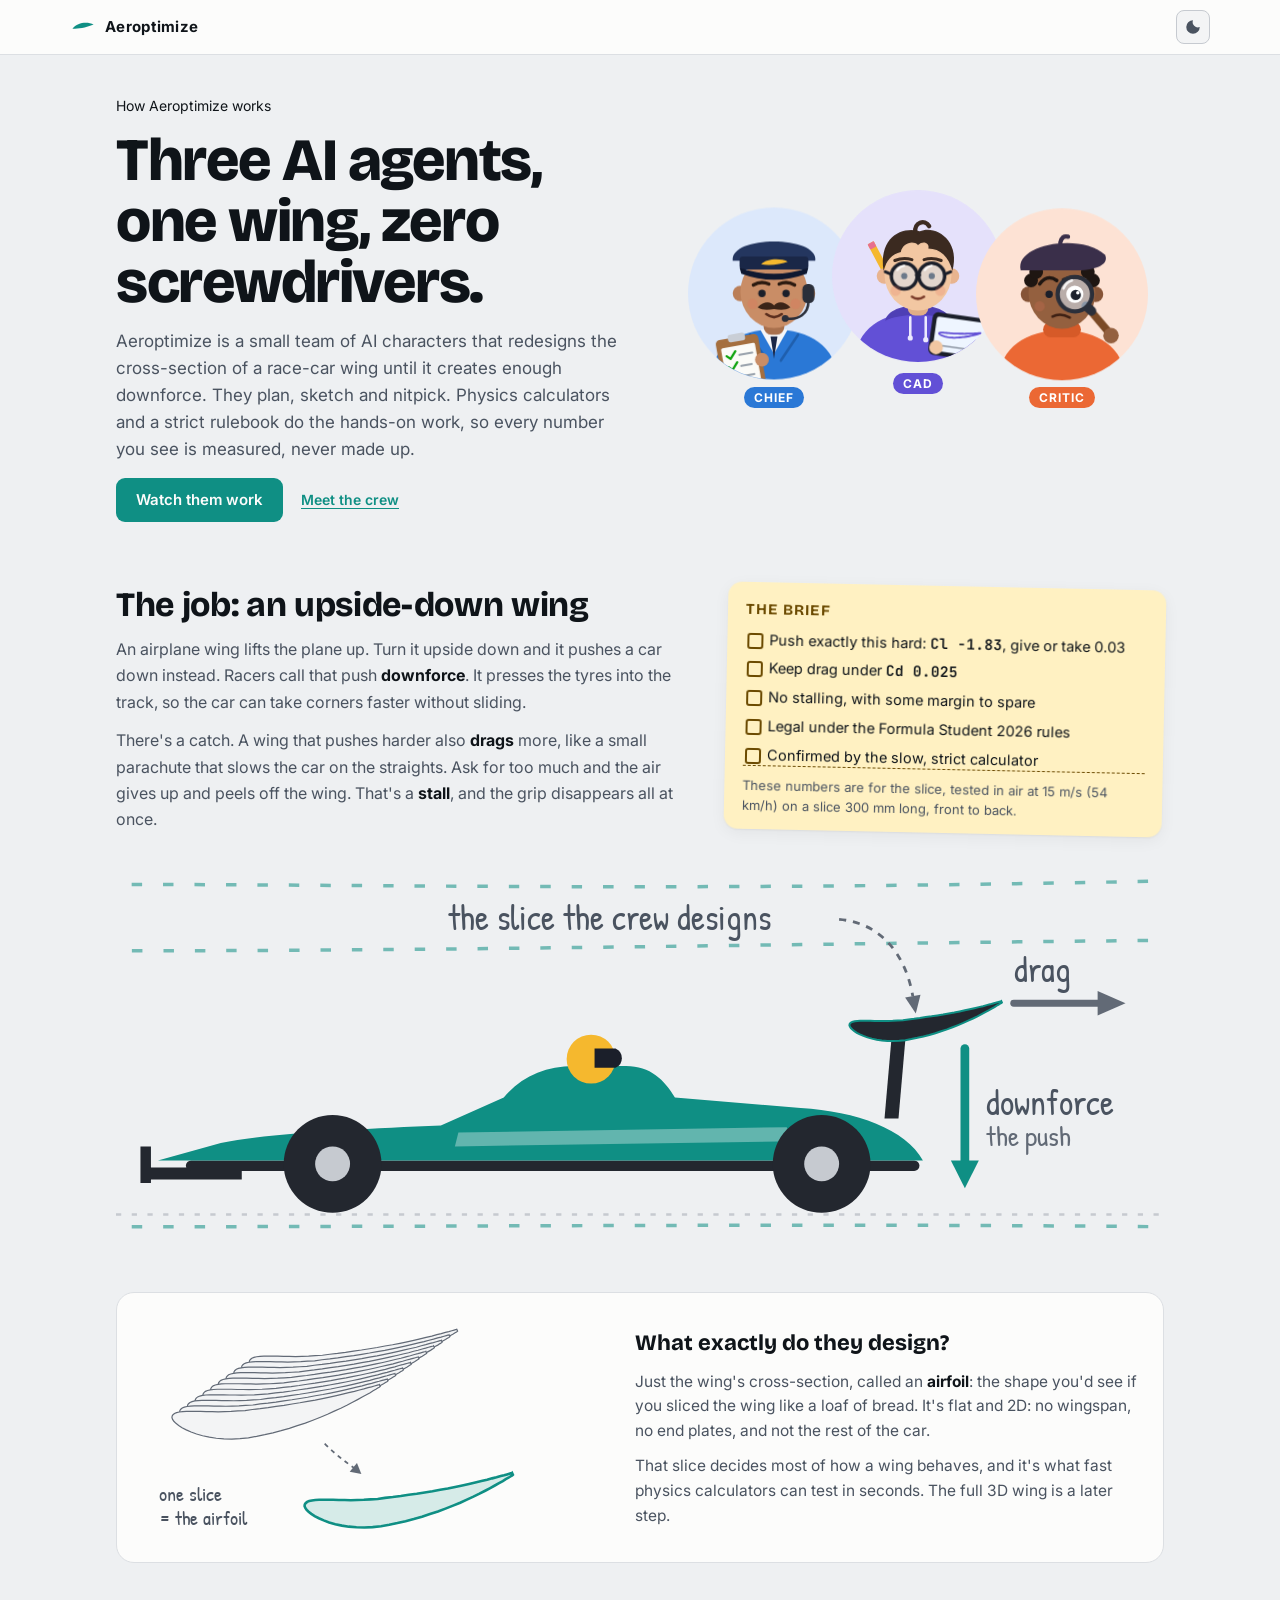
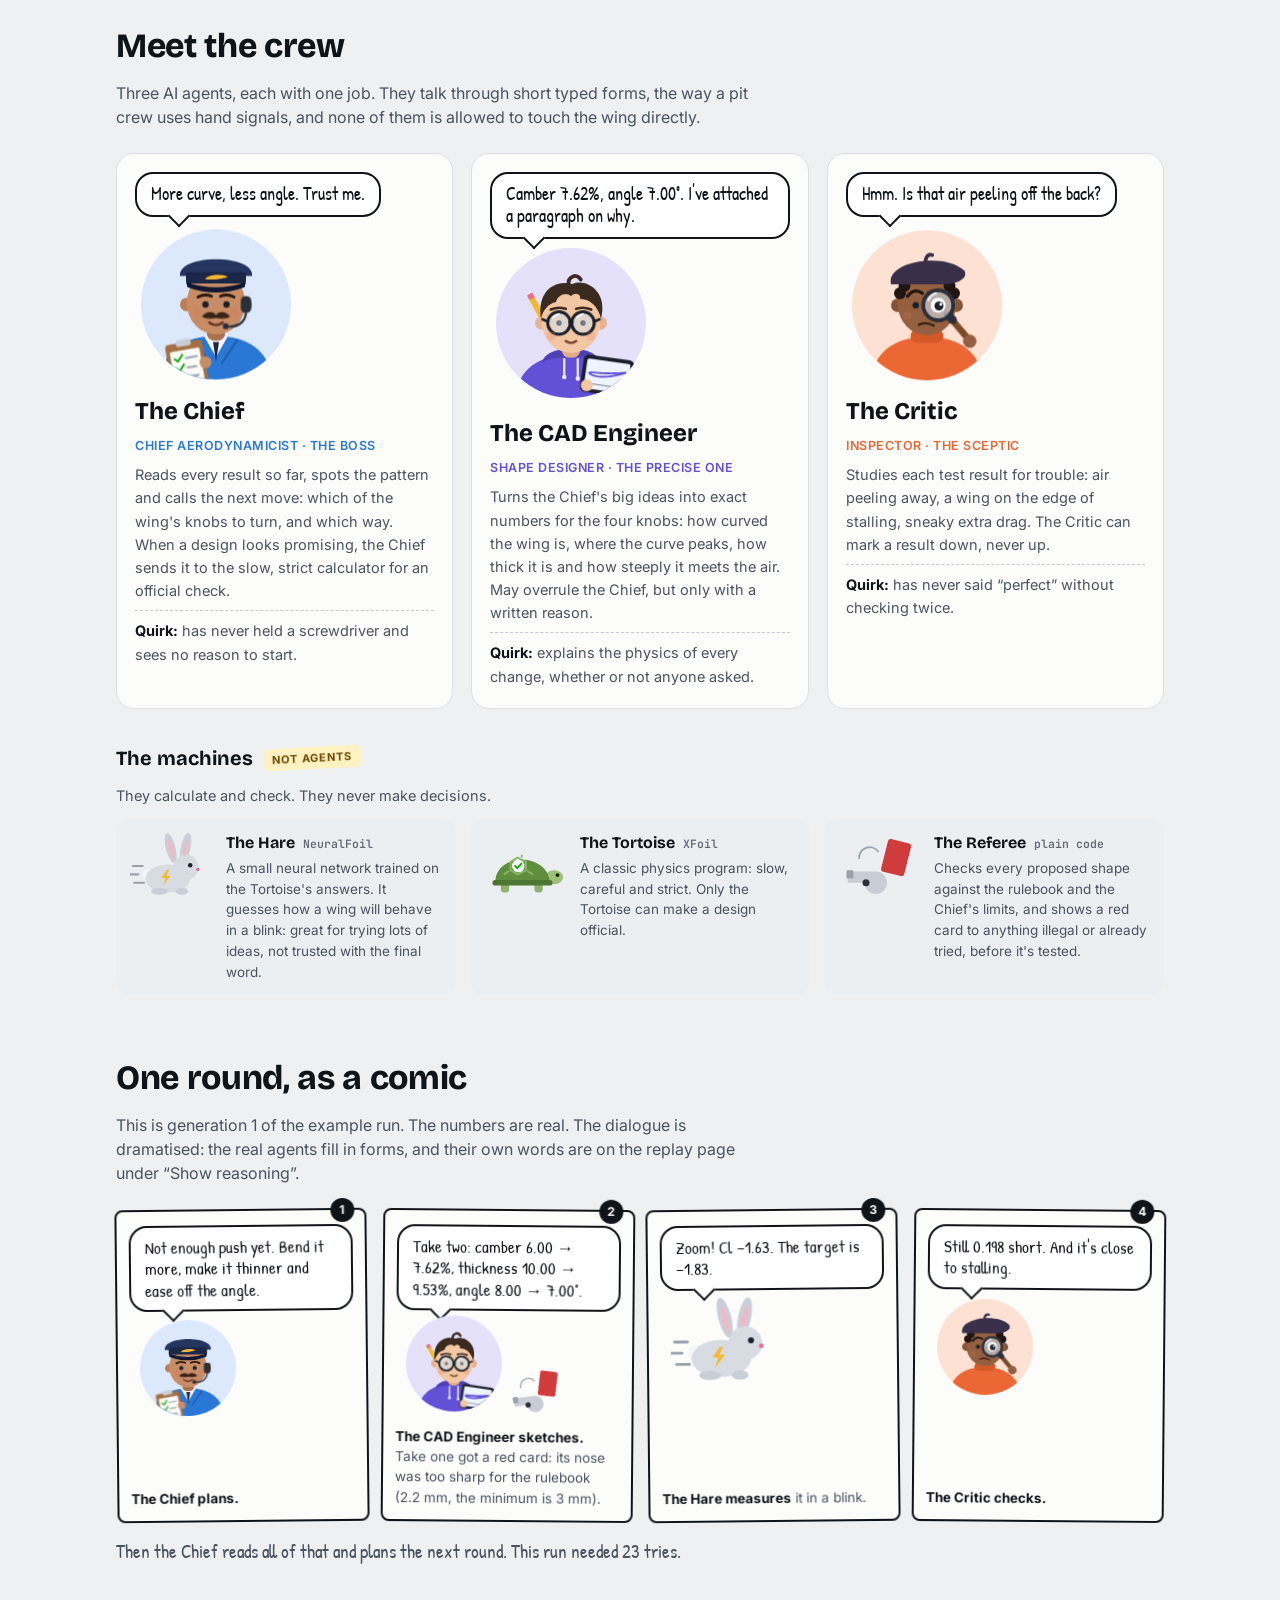
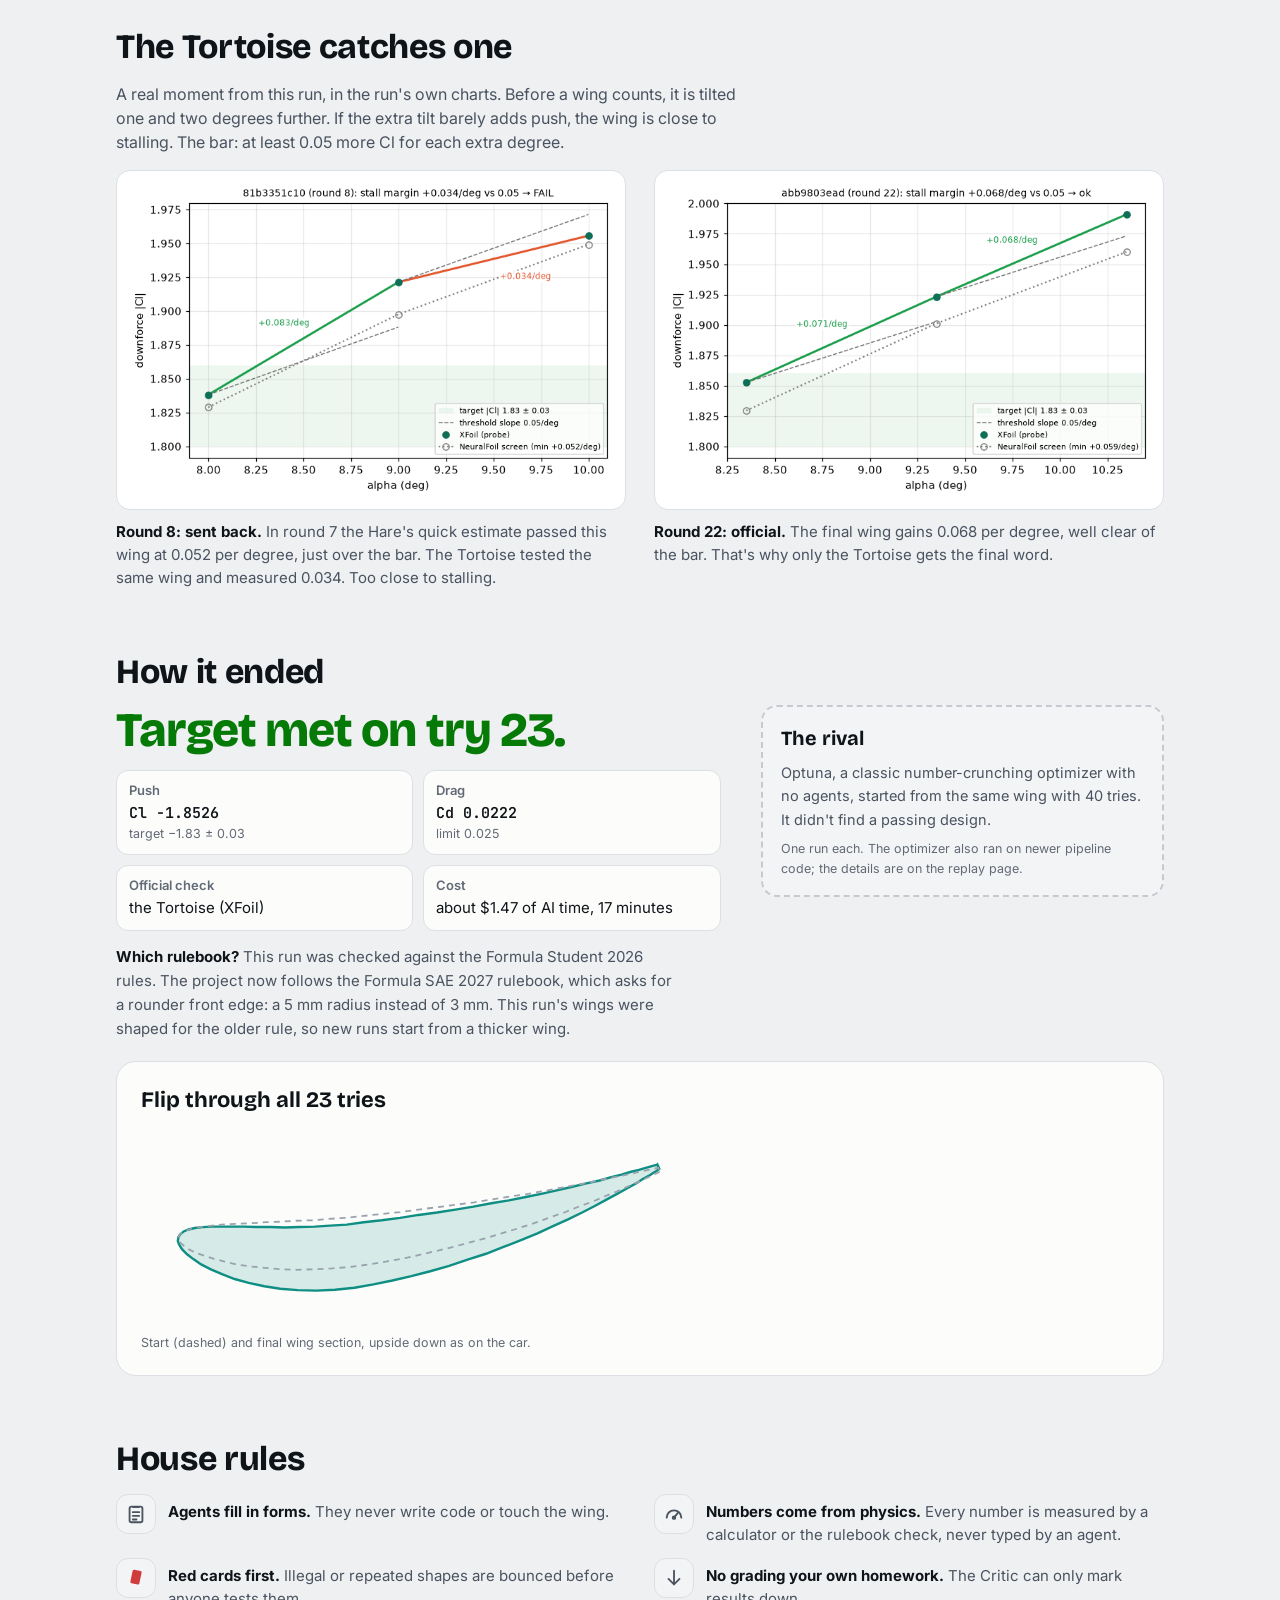
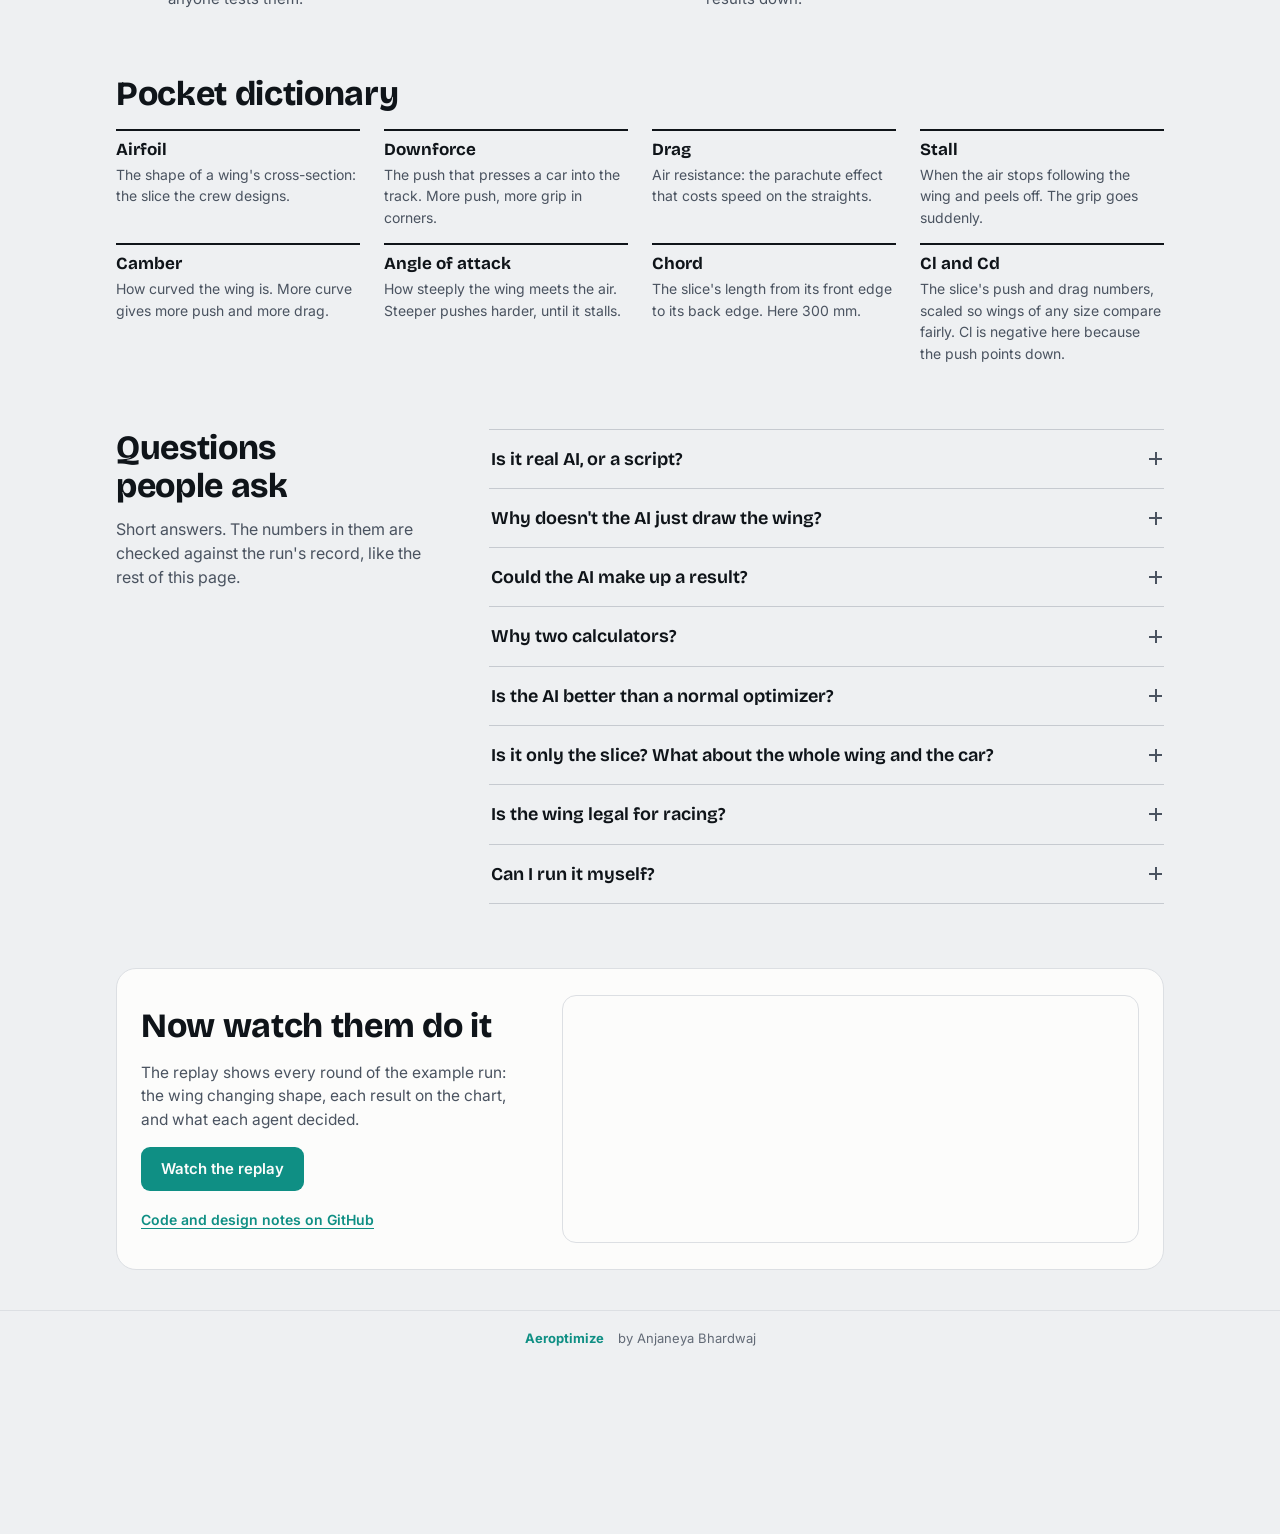
<file: viewer/about.html>
<!doctype html>
<html lang="en">
<head>
<meta charset="utf-8">
<meta name="viewport" content="width=device-width, initial-scale=1">
<title>Aeroptimize</title>
<!-- "How it works" is now the home page; this keeps links to its old address working. -->
<meta http-equiv="refresh" content="0; url=./">
<link rel="canonical" href="./">
</head>
<body>
<p>This page is now the <a href="./">Aeroptimize home page</a>.</p>
</body>
</html>
</file>
<file: viewer/style.css>
/* Aeroptimize run viewer. Tokens first; light is the base, dark via OS setting or the toggle. */
:root {
  color-scheme: light;
  --bg: #eef0f2;
  --panel: #fcfcfb;
  --panel-2: #f3f4f5;
  --line: #dcdfe3;
  --line-2: #c6cad0;
  --ink: #0f1419;
  --ink-2: #4a5360;
  --ink-3: #626a76;
  --accent: #0f8f84;       /* wing, current design */
  --accent-soft: rgba(15, 143, 132, 0.16);
  --ghost: #9aa3ad;
  --chief: #2a78d6;        /* agent roles: categorical slots 1, 7, 2 */
  --cad: #6250d6;
  --critic: #eb6834;
  --good: #0ca30c;         /* status: fixed */
  --warning: #fab219;
  --serious: #ec835a;
  --critical: #d03b3b;
  --good-ink: #067a06;
  --warning-ink: #8a5d00;
  --critical-ink: #b02a2a;
  --target: rgba(12, 163, 12, 0.10);
  --target-line: #0ca30c;
  --shadow: 0 1px 2px rgba(15, 20, 25, 0.06), 0 4px 16px rgba(15, 20, 25, 0.05);
  --mono: "JetBrains Mono", ui-monospace, SFMono-Regular, Menlo, Consolas, monospace;
  --sans: Inter, system-ui, -apple-system, "Segoe UI", Roboto, sans-serif;
}
@media (prefers-color-scheme: dark) {
  :root:not([data-theme="light"]) {
    color-scheme: dark;
    --bg: #0c0f13;
    --panel: #14181d;
    --panel-2: #1a1f25;
    --line: #262c34;
    --line-2: #343c46;
    --ink: #e9edf1;
    --ink-2: #a9b2bd;
    --ink-3: #848f9c;
    --accent: #36c2b4;
    --accent-soft: rgba(54, 194, 180, 0.16);
    --ghost: #56606c;
    --chief: #3987e5;
    --cad: #9085e9;
    --critic: #d95926;
    --good-ink: #3fd13f;
    --warning-ink: #fab219;
    --critical-ink: #ff7a7a;
    --target: rgba(12, 163, 12, 0.13);
    --shadow: none;
  }
}
:root[data-theme="dark"] {
  color-scheme: dark;
  --bg: #0c0f13;
  --panel: #14181d;
  --panel-2: #1a1f25;
  --line: #262c34;
  --line-2: #343c46;
  --ink: #e9edf1;
  --ink-2: #a9b2bd;
  --ink-3: #848f9c;
  --accent: #36c2b4;
  --accent-soft: rgba(54, 194, 180, 0.16);
  --ghost: #56606c;
  --chief: #3987e5;
  --cad: #9085e9;
  --critic: #d95926;
  --good-ink: #3fd13f;
  --warning-ink: #fab219;
  --critical-ink: #ff7a7a;
  --target: rgba(12, 163, 12, 0.13);
  --shadow: none;
}

* { box-sizing: border-box; }
html, body { margin: 0; }
body {
  background: var(--bg);
  color: var(--ink);
  font: 14px/1.5 var(--sans);
  min-height: 100vh;
}
button, select, input { font: inherit; color: inherit; }
figure { margin: 0; }
[hidden] { display: none !important; }
.sr-only { position: absolute; width: 1px; height: 1px; overflow: hidden; clip: rect(0 0 0 0); }

/* One centred column; the header lines up with it. */
.page { width: min(1180px, 100%); margin: 0 auto; padding: 0 20px 40px; }

/* ---------- header ---------- */
.top {
  display: flex; align-items: center; justify-content: space-between; gap: 12px;
  padding: 10px max(20px, calc((100% - 1180px) / 2 + 20px));
  border-bottom: 1px solid var(--line); background: var(--panel);
}
.brand { display: flex; align-items: center; gap: 9px; min-width: 0; font-weight: 700; font-size: 15px; letter-spacing: 0.02em; }
a.brand { color: inherit; text-decoration: none; }
a.brand:focus-visible { outline: 2px solid var(--accent); outline-offset: 3px; border-radius: 6px; }
.brand svg { width: 26px; height: 26px; fill: var(--accent); flex: none; }
.top-right { display: flex; gap: 8px; align-items: center; min-width: 0; }
.nav-link {
  color: var(--ink-2); text-decoration: none; font-size: 13.5px; font-weight: 600; white-space: nowrap;
  padding: 7px 10px; border-radius: 8px;
}
.nav-link:hover { color: var(--accent); background: var(--panel-2); }
.nav-link:focus-visible { outline: 2px solid var(--accent); outline-offset: 2px; }
select {
  background: var(--panel-2); border: 1px solid var(--line-2); border-radius: 8px;
  padding: 6px 10px; max-width: 300px; min-width: 0;
}
.chip {
  display: inline-flex; align-items: center; gap: 6px; font-size: 12px; font-weight: 500;
  padding: 3px 10px; border-radius: 999px; border: 1px solid var(--line-2); color: var(--ink-2);
  white-space: nowrap; overflow: hidden; text-overflow: ellipsis; max-width: 100%;
}
.chip:empty { display: none; }
.chip::before { content: ""; width: 7px; height: 7px; border-radius: 50%; background: var(--ink-3); flex: none; }
.chip-source.live::before { background: var(--critical); animation: pulse 1.2s infinite; }
@keyframes pulse { 50% { opacity: 0.3; } }
.icon-btn {
  width: 34px; height: 34px; display: grid; place-items: center; border-radius: 8px; flex: none;
  border: 1px solid var(--line-2); background: var(--panel-2); cursor: pointer; padding: 0;
}
.icon-btn svg { width: 18px; height: 18px; fill: var(--ink-2); }
.icon-btn:hover { border-color: var(--accent); }
.icon-btn:focus-visible, .pill:focus-visible, .speed button:focus-visible, select:focus-visible,
.link-btn:focus-visible, .details > summary:focus-visible { outline: 2px solid var(--accent); outline-offset: 2px; }

/* ---------- 1. headline ---------- */
.hero {
  display: grid; grid-template-columns: minmax(0, 1.2fr) minmax(0, 1fr); gap: 32px; align-items: center;
  padding: 30px 0 24px;
}
.hero h1 { margin: 0 0 10px; font-size: clamp(24px, 2.4vw, 29px); line-height: 1.2; letter-spacing: -0.01em; text-wrap: balance; }
.lede { margin: 0; color: var(--ink-2); font-size: 15px; max-width: 60ch; }
.hero-meta { margin-top: 14px; display: flex; gap: 8px; flex-wrap: wrap; min-width: 0; }
.hero-result {
  background: var(--panel); border: 1px solid var(--line); border-radius: 14px; padding: 18px 18px 16px;
  box-shadow: var(--shadow);
}
.verdict { display: flex; align-items: center; gap: 8px; font-weight: 700; font-size: 18px; line-height: 1.3; }
.verdict .ic { width: 22px; height: 22px; flex: none; }
.verdict.pass { color: var(--good-ink); }
.verdict.nopass { color: var(--warning-ink); }
.verdict.fail { color: var(--critical-ink); }
.tiles { display: grid; grid-template-columns: 1fr 1fr; gap: 10px; margin-top: 12px; }
.tile { border: 1px solid var(--line); border-radius: 10px; padding: 12px 14px; background: var(--panel-2); display: flex; flex-direction: column; gap: 1px; min-width: 0; }
.tile .k { font-size: 13px; color: var(--ink-2); }
.tile .v { font: 600 34px/1.15 var(--mono); color: var(--ink); letter-spacing: -0.02em; font-variant-numeric: tabular-nums; }
.tile .t { font-size: 12.5px; color: var(--ink-2); }
.tile.ok .t::before { content: "✓ "; color: var(--good-ink); font-weight: 700; }
.tile.bad .t::before { content: "✕ "; color: var(--critical-ink); font-weight: 700; }
.hero-note { margin: 10px 0 0; font-size: 12.5px; color: var(--ink-2); }
.hero-note:empty { display: none; }
.hero-note code { font: 12px var(--mono); color: var(--ink); }
.hero-actions { margin-top: 14px; display: flex; gap: 16px; align-items: center; flex-wrap: wrap; }
.hero-actions .go { padding: 11px 22px; font-size: 15px; }
.link-btn { background: none; border: 0; padding: 0; color: var(--accent); cursor: pointer; font-size: 13px; text-decoration: underline; text-underline-offset: 3px; }

/* ---------- 2. the replay ---------- */
.panel { background: var(--panel); border: 1px solid var(--line); border-radius: 14px; box-shadow: var(--shadow); }
.main-view { padding: 16px 18px 14px; scroll-margin-top: 12px; }
.mv-head { display: flex; align-items: center; gap: 12px; flex-wrap: wrap; }
.gen-badge { display: flex; align-items: baseline; gap: 7px; }
.gen-badge .k { font-size: 13px; color: var(--ink-2); font-weight: 600; }
.gen-badge #gen-num { font: 600 24px/1 var(--mono); }
.gen-badge .of { color: var(--ink-3); font-size: 13px; }
.readout { display: flex; gap: 20px; margin-left: auto; flex-wrap: wrap; }
.readout > div { display: flex; flex-direction: column; align-items: flex-end; }
.readout .k { font-size: 12px; color: var(--ink-3); }
.readout .v { font: 600 15px var(--mono); white-space: nowrap; font-variant-numeric: tabular-nums; }
.readout .v.ok { color: var(--good-ink); }
.status {
  display: inline-flex; align-items: center; gap: 6px; font-size: 12.5px; font-weight: 600;
  padding: 3px 10px; border-radius: 6px; border: 1px solid var(--line-2); color: var(--ink-2);
}
.status:empty { display: none; }
.status .ic { width: 14px; height: 14px; }
.status.pass { color: var(--good-ink); border-color: var(--good); background: rgba(12, 163, 12, 0.08); }
.status.screen { color: var(--warning-ink); border-color: var(--warning); background: rgba(250, 178, 25, 0.08); }
.status.fail { color: var(--critical-ink); border-color: var(--critical); background: rgba(208, 59, 59, 0.08); }
.story { margin: 10px 0 0; font-size: 15px; line-height: 1.55; color: var(--ink-2); max-width: 88ch; min-height: 3.1em; }
.story b { color: var(--ink); font-weight: 600; }
.story code { font: 13px var(--mono); color: var(--ink); }

.visuals {
  margin-top: 12px; display: grid; gap: 12px 22px;
  grid-template-columns: minmax(0, 1.15fr) minmax(0, 1fr);
  grid-template-areas: "wing polar" "time time";
}
.wing-box { grid-area: wing; display: flex; flex-direction: column; min-width: 0; }
.stage { width: 100%; height: 290px; display: block; }
.stage .grid-line { stroke: var(--line); stroke-width: 1; vector-effect: non-scaling-stroke; }
.stage .wing { fill: var(--accent-soft); stroke: var(--accent); stroke-width: 2; vector-effect: non-scaling-stroke; stroke-linejoin: round; }
.stage .ghost { fill: none; stroke: var(--ghost); stroke-width: 1.5; stroke-dasharray: 5 4; vector-effect: non-scaling-stroke; }
.stage .start-ol { fill: none; stroke: var(--chief); stroke-width: 1.5; stroke-dasharray: 2 3; vector-effect: non-scaling-stroke; }
.stage .final-ol { fill: none; stroke: var(--good); stroke-width: 2; vector-effect: non-scaling-stroke; }
.stage .arrow { stroke: var(--ink-2); stroke-width: 2; vector-effect: non-scaling-stroke; fill: none; }
.stage .arrow-head { fill: var(--ink-2); }
.stage .df { stroke: var(--accent); stroke-width: 3; vector-effect: non-scaling-stroke; }
.stage .df-head { fill: var(--accent); }
.stage .df-target { stroke: var(--good); stroke-width: 1.5; stroke-dasharray: 4 4; vector-effect: non-scaling-stroke; }
.stage text { font: 12px var(--sans); fill: var(--ink-3); }
.stage text.mono { font-family: var(--mono); }
.stage-foot { display: flex; gap: 6px 16px; font-size: 12px; color: var(--ink-3); flex-wrap: wrap; }
.stage-foot .sw { display: inline-block; width: 18px; height: 0; border-top: 2px solid; vertical-align: middle; margin-right: 6px; }

.polar-box { grid-area: polar; display: flex; flex-direction: column; min-width: 0; }
.polar-head { display: flex; align-items: baseline; justify-content: space-between; gap: 4px 10px; flex-wrap: wrap; }
.polar-head h2, .steps-head h2, .dhead h3 { font-size: 14px; color: var(--ink); margin: 0; font-weight: 600; }
.polar-wrap { position: relative; height: 290px; }
.polar { position: absolute; inset: 0; width: 100%; height: 100%; }
.polar .axis { stroke: var(--line-2); stroke-width: 1; }
.polar .gridl { stroke: var(--line); stroke-width: 1; }
.polar .tick { font: 11px var(--mono); fill: var(--ink-3); }
.polar .ax-label { font: 12px var(--sans); fill: var(--ink-3); }
.polar .box { fill: var(--target); stroke: var(--target-line); stroke-width: 1.5; stroke-dasharray: 5 3; }
.polar .box-label { font: 600 11.5px var(--sans); fill: var(--good-ink); }
.polar .trail { fill: none; stroke: var(--ink-3); stroke-width: 1.5; opacity: 0.55; }
.polar .pt { stroke: var(--panel); stroke-width: 2; cursor: pointer; }
.polar .pt.inner { opacity: 0.55; }
.polar .cur { fill: none; stroke: var(--ink); stroke-width: 2; }
.polar .opt { fill: none; stroke: var(--ink-2); stroke-width: 2; }
.polar .hit { fill: transparent; cursor: pointer; }
.legend { display: flex; gap: 4px 12px; flex-wrap: wrap; font-size: 12px; color: var(--ink-2); justify-content: flex-end; }
.legend span { display: inline-flex; align-items: center; gap: 4px; }
.legend svg { width: 11px; height: 11px; }
.tip {
  position: absolute; pointer-events: none; z-index: 5; background: var(--panel); border: 1px solid var(--line-2);
  border-radius: 8px; padding: 8px 10px; font-size: 12px; box-shadow: 0 6px 20px rgba(0, 0, 0, 0.2); min-width: 170px;
}
.tip .r { display: flex; justify-content: space-between; gap: 12px; }
.tip .r span:last-child { font-family: var(--mono); color: var(--ink); }
.tip .r span:first-child { color: var(--ink-3); }

.timeline { grid-area: time; display: flex; align-items: center; gap: 12px 14px; padding-top: 12px; border-top: 1px solid var(--line); }
.timeline input[type="range"] { flex: 1; min-width: 120px; margin: 0; accent-color: var(--accent); }
.controls { display: flex; gap: 8px; align-items: center; }
.icon-btn.play { background: var(--accent); border-color: var(--accent); }
.icon-btn.play svg { fill: var(--panel); }
.speed { display: flex; border: 1px solid var(--line-2); border-radius: 8px; overflow: hidden; }
.speed button { background: var(--panel-2); border: 0; padding: 6px 9px; cursor: pointer; font: 12px var(--mono); color: var(--ink-2); }
.speed button + button { border-left: 1px solid var(--line-2); }
.speed button.on { background: var(--accent-soft); color: var(--ink); font-weight: 600; }
.pill { border: 1px solid var(--line-2); background: var(--panel-2); border-radius: 999px; padding: 6px 12px; cursor: pointer; font-size: 12.5px; white-space: nowrap; }
.pill:hover, .pill.on { border-color: var(--good); }

/* live "now" line, shown only while a live run streams */
.now {
  display: flex; align-items: center; gap: 9px; margin-top: 10px; padding: 7px 8px 7px 10px; border-radius: 9px;
  border: 1px dashed var(--accent); background: var(--accent-soft); font-size: 13px; color: var(--ink);
}
.now .stop { margin-left: auto; padding: 4px 11px; }
.spin { width: 13px; height: 13px; border-radius: 50%; border: 2px solid var(--accent); border-right-color: transparent; animation: spin 0.8s linear infinite; flex: none; }
@keyframes spin { to { transform: rotate(360deg); } }
.pill.stop { border-color: var(--critical); color: var(--critical-ink); background: var(--panel); }
.pill.stop:disabled { opacity: 0.6; cursor: progress; }

/* ---------- agent steps ---------- */
.steps-panel { margin-top: 14px; padding: 14px 18px 12px; }
.steps-head { display: flex; align-items: center; justify-content: space-between; gap: 10px; }
.steps { list-style: none; margin: 6px 0 0; padding: 0; }
.step { display: grid; grid-template-columns: 84px minmax(0, 1fr); gap: 12px; padding: 9px 0; border-top: 1px solid var(--line); }
.step:first-child { border-top: 0; }
.step .who {
  align-self: start; padding-left: 9px; border-left: 3px solid var(--line-2); line-height: 21px;
  font-size: 13px; font-weight: 600; color: var(--ink);
}
.step.chief .who { border-color: var(--chief); }
.step.cad .who { border-color: var(--cad); }
.step.critic .who { border-color: var(--critic); }
.step .line { margin: 0; font-size: 14px; color: var(--ink); }
.step .line code, .step .why code { font: 12.5px var(--mono); }
.step .why { display: none; margin-top: 6px; }
.steps.show .why { display: block; }
.steps-note { margin: 8px 0 0; font-size: 12px; color: var(--ink-3); }
.waiting { margin: 0; padding: 6px 0; font-size: 13px; color: var(--ink-3); }

/* reasoning (verbatim agent text and code-made notes) */
.quote { margin: 0; font-size: 13.5px; color: var(--ink-2); }
.quote::before { content: "“"; color: var(--ink-3); }
.quote::after { content: "”"; color: var(--ink-3); }
.tag { font: 11.5px var(--mono); color: var(--ink-3); }
.focus { display: flex; gap: 5px; flex-wrap: wrap; margin-top: 5px; }
.focus span { font: 11.5px var(--mono); padding: 1px 7px; border-radius: 5px; background: var(--panel-2); border: 1px solid var(--line); color: var(--ink-2); }
.change { margin-top: 6px; }
.change:first-child { margin-top: 0; }
.change .pv { font: 12px var(--mono); color: var(--ink); }
.change .pv .arrow { color: var(--ink-3); }
.change .mech { font-size: 13px; color: var(--ink-2); margin-top: 1px; }
.override {
  margin-top: 4px; font-size: 12.5px; padding: 5px 8px; border-radius: 6px;
  background: rgba(250, 178, 25, 0.09); border: 1px solid rgba(250, 178, 25, 0.45); color: var(--ink);
}
.override b { color: var(--warning-ink); font-weight: 600; }
.attempt + .attempt { margin-top: 8px; padding-top: 8px; border-top: 1px dashed var(--line); }
.attempt .att { font: 11.5px var(--mono); color: var(--ink-3); margin-bottom: 2px; }
.attempt.rejected { opacity: 0.75; }
.attempt.rejected .pv { text-decoration: line-through; text-decoration-color: var(--critical); }
.rej { font-size: 12.5px; color: var(--critical-ink); margin-top: 3px; }
.solve { font: 12px var(--mono); color: var(--ink-2); margin-top: 3px; }
.solve:first-child { margin-top: 0; }
.ev { margin: 3px 0 0; padding-left: 16px; font-size: 13px; color: var(--ink-2); }
.ev li { margin-top: 2px; }
.note { font-size: 12.5px; color: var(--ink-3); margin-top: 4px; }
.note:first-child { margin-top: 0; }
.more { background: none; border: 0; color: var(--accent); font-size: 12px; padding: 0; cursor: pointer; margin-top: 3px; }

/* ---------- 3. details ---------- */
.details { margin-top: 14px; }
.details > summary {
  list-style: none; cursor: pointer; padding: 14px 18px; display: flex; align-items: baseline; gap: 6px 12px;
  flex-wrap: wrap; border-radius: 14px;
}
.details > summary::-webkit-details-marker { display: none; }
.details > summary::before {
  content: ""; width: 7px; height: 7px; border-right: 2px solid var(--ink-2); border-bottom: 2px solid var(--ink-2);
  transform: translateY(-2px) rotate(-45deg); transition: transform 0.15s; align-self: center; flex: none;
}
.details[open] > summary::before { transform: translateY(-3px) rotate(45deg); }
.details[open] > summary { border-bottom: 1px solid var(--line); border-radius: 14px 14px 0 0; }
.sum-t { font-weight: 600; font-size: 14.5px; }
.hint { font-size: 12px; color: var(--ink-3); }
.details-grid { display: grid; grid-template-columns: repeat(auto-fit, minmax(270px, 1fr)); gap: 14px; padding: 14px; align-items: start; }
.dstack { display: flex; flex-direction: column; gap: 14px; min-width: 0; }
.dcard { border: 1px solid var(--line); border-radius: 12px; padding: 12px 14px 14px; min-width: 0; }
.dhead { display: flex; justify-content: space-between; align-items: baseline; gap: 8px; margin-bottom: 8px; }
.dhead.sub { margin-top: 14px; padding-top: 12px; border-top: 1px solid var(--line); }

/* dials */
.dials { display: grid; grid-template-columns: 1fr 1fr; gap: 6px 4px; }
.dial { display: flex; flex-direction: column; align-items: center; user-select: none; touch-action: none; }
.dial svg { width: 104px; height: 88px; cursor: ns-resize; overflow: visible; }
.dial svg:focus-visible { outline: 2px solid var(--accent); outline-offset: 2px; border-radius: 8px; }
.dial .track { fill: none; stroke: var(--line-2); stroke-width: 7; stroke-linecap: round; }
.dial .fill { fill: none; stroke: var(--accent); stroke-width: 7; stroke-linecap: round; }
.dial .knob { fill: var(--panel); stroke: var(--accent); stroke-width: 3; }
.dial .pick { fill: var(--ink); }
.dial .val { font: 600 15px var(--mono); fill: var(--ink); text-anchor: middle; }
.dial .unit { font: 11px var(--sans); fill: var(--ink-3); text-anchor: middle; }
.dial .name { font-size: 11.5px; color: var(--ink-2); margin-top: -10px; }
.nearest {
  margin-top: 10px; padding: 10px 12px; border-radius: 10px; background: var(--panel-2);
  border: 1px dashed var(--line-2); font-size: 12.5px; color: var(--ink-2);
}
.nearest b { color: var(--ink); font-weight: 600; }
.nearest .dist { font-family: var(--mono); color: var(--ink); }
.nearest .diffs { margin-top: 6px; font: 11.5px var(--mono); color: var(--ink-3); }

/* facts */
.facts { margin: 0; display: grid; grid-template-columns: auto 1fr; gap: 4px 12px; font-size: 12.5px; }
.facts dt { color: var(--ink-3); }
.facts dd { margin: 0; text-align: right; font-family: var(--mono); font-size: 12px; color: var(--ink); overflow-wrap: anywhere; }
.baseline { font-size: 12.5px; color: var(--ink-2); }
.baseline p { margin: 0 0 4px; }
.baseline b { color: var(--ink); font-weight: 600; }
.baseline .why { color: var(--ink-3); margin-top: 6px; font-size: 12px; }

/* CAD downloads */
.cad-files { font-size: 12.5px; color: var(--ink-2); }
.cad-files .dl { display: flex; flex-wrap: wrap; gap: 6px; margin-top: 8px; }
.cad-files a {
  display: inline-flex; align-items: center; gap: 5px; padding: 4px 10px; border-radius: 999px;
  border: 1px solid var(--line-2); background: var(--panel-2); color: var(--ink); text-decoration: none; font-size: 12px;
}
.cad-files a::before { content: "↓"; color: var(--accent); font-weight: 700; }
.cad-files a:hover { border-color: var(--accent); }
.cad-files a:focus-visible { outline: 2px solid var(--accent); outline-offset: 2px; }

/* live run */
.live-body { display: flex; flex-direction: column; gap: 7px; font-size: 12.5px; }
.live-row { display: grid; grid-template-columns: 92px minmax(0, 1fr); align-items: center; gap: 8px; }
.live-row label { color: var(--ink-3); }
.live-row select, .live-row input { width: 100%; max-width: none; background: var(--panel-2); border: 1px solid var(--line-2); border-radius: 7px; padding: 5px 8px; font-size: 12.5px; }
.live-row input { font-family: var(--mono); }
.check { display: flex; gap: 7px; align-items: center; color: var(--ink-2); }
.check input { accent-color: var(--accent); }
.live-est { color: var(--ink-2); font-size: 12px; }
.live-est b { color: var(--ink); font-family: var(--mono); font-weight: 600; }
.live-status { font: 11.5px var(--mono); color: var(--ink-2); min-height: 1em; }
.live-check { font-size: 12px; color: var(--ink-3); }
.live-check.ok { color: var(--good-ink); }
.live-check.bad { color: var(--critical-ink); }
.go {
  border: 0; border-radius: 9px; padding: 9px 14px; cursor: pointer; font-weight: 600;
  background: var(--accent); color: var(--panel);
}
.go:hover { filter: brightness(1.06); }
.go:disabled { opacity: 0.45; cursor: not-allowed; }
.go:focus-visible { outline: 2px solid var(--accent); outline-offset: 2px; }

/* ---------- tooltips and the "how to read" dialog ---------- */
[data-tip-key], [data-tip] { cursor: help; text-decoration: underline dotted var(--ink-3); text-underline-offset: 3px; }
[data-tip-key]:focus-visible { outline: 2px solid var(--accent); outline-offset: 2px; border-radius: 3px; }
.gtip {
  position: fixed; z-index: 50; pointer-events: none; padding: 9px 11px; border-radius: 8px;
  background: var(--ink); color: var(--panel); font-size: 12.5px; line-height: 1.45; letter-spacing: 0; text-transform: none; font-weight: 400;
  box-shadow: 0 8px 24px rgba(0, 0, 0, 0.25);
}
.intro {
  position: fixed; inset: 0; z-index: 40; display: grid; place-items: center; background: rgba(6, 9, 12, 0.62);
  padding: max(16px, env(safe-area-inset-top, 0px)) max(16px, env(safe-area-inset-right, 0px)) max(16px, env(safe-area-inset-bottom, 0px)) max(16px, env(safe-area-inset-left, 0px));
  overflow: auto;
}
.intro-card {
  position: relative; width: min(720px, 100%); background: var(--panel); border: 1px solid var(--line-2);
  border-radius: 14px; padding: 22px 24px; box-shadow: 0 20px 60px rgba(0, 0, 0, 0.35); animation: rise 0.3s ease-out;
}
@keyframes rise { from { opacity: 0; transform: translateY(-6px); } }
.intro-card .close { position: absolute; top: 10px; right: 12px; background: none; border: 0; font-size: 20px; color: var(--ink-3); cursor: pointer; }
.intro-card h2 { margin: 6px 0 8px; font-size: 22px; line-height: 1.25; text-wrap: balance; }
.intro-card .lede { font-size: 14px; max-width: 62ch; }
.intro-goal { margin-top: 14px; padding: 10px 12px; border-radius: 9px; border: 1px dashed var(--target-line); background: var(--target); font-size: 13px; display: grid; gap: 2px; }
.intro-goal .lbl { font-size: 13px; color: var(--good-ink); font-weight: 600; }
.intro-goal b { font-family: var(--mono); }
.loop { list-style: none; margin: 14px 0 0; padding: 0; display: grid; grid-template-columns: repeat(4, minmax(0, 1fr)); gap: 8px; counter-reset: step; }
.loop li { counter-increment: step; border: 1px solid var(--line); border-radius: 9px; padding: 9px 10px; font-size: 12.5px; color: var(--ink-2); display: flex; flex-direction: column; gap: 3px; position: relative; }
.loop li::before { content: counter(step); position: absolute; top: 8px; right: 10px; font: 11px var(--mono); color: var(--ink-3); }
.loop .r { font-size: 13px; color: var(--ink); padding-left: 9px; border-left: 3px solid var(--line-2); }
.loop .r.chief { border-color: var(--chief); }
.loop .r.cad { border-color: var(--cad); }
.loop .r.critic { border-color: var(--critic); }
.loop-note { margin: 8px 0 0; font-size: 12.5px; color: var(--ink-3); }
.intro-map { margin-top: 12px; display: grid; grid-template-columns: 1fr 1fr; gap: 6px 16px; font-size: 12.5px; color: var(--ink-2); }
.intro-map b { color: var(--ink); }
.intro-actions { margin-top: 16px; display: flex; gap: 10px; flex-wrap: wrap; align-items: center; }
.intro-actions .go { padding: 10px 18px; }

/* ---------- responsive ---------- */
@media (max-width: 899px) {
  .hero { grid-template-columns: minmax(0, 1fr); gap: 16px; padding: 20px 0 16px; }
  .visuals { grid-template-columns: minmax(0, 1fr); grid-template-areas: "wing" "time" "polar"; }
  .stage { height: 220px; }
  .polar-wrap { height: 270px; }
  .timeline { flex-wrap: wrap; border-top: 0; padding-top: 0; justify-content: space-between; }
  .timeline input[type="range"] { order: -1; flex-basis: 100%; }
  .polar-box { padding-top: 12px; border-top: 1px solid var(--line); }
  .polar-head { justify-content: flex-start; }
  .legend { justify-content: flex-start; }
}
@media (max-width: 560px) {
  .page { padding: 0 16px 28px; }
  .stage { height: 190px; }
  .top { padding: 9px 16px; }
  .hero h1 { font-size: 23px; }
  .lede { font-size: 14.5px; }
  .hero-result { padding: 14px; }
  .tile .v { font-size: 27px; }
  .main-view, .steps-panel { padding: 14px 14px 12px; }
  .details > summary { padding: 13px 14px; }
  .details-grid { padding: 12px; gap: 12px; grid-template-columns: minmax(0, 1fr); }
  .readout { margin-left: 0; width: 100%; display: grid; grid-template-columns: repeat(4, auto); justify-content: space-between; gap: 10px; }
  .readout > div { align-items: flex-start; }
  .readout .v { font-size: 13.5px; }
  .story { font-size: 14.5px; }
  .step { grid-template-columns: minmax(0, 1fr); gap: 3px; }
  .step .who { justify-self: start; }
  .loop { grid-template-columns: 1fr 1fr; }
  .intro-map { grid-template-columns: 1fr; }
  .intro-card { padding: 18px 16px; }
  .intro-card h2 { font-size: 19px; }
}
@media (prefers-reduced-motion: reduce) {
  * { animation: none !important; transition: none !important; scroll-behavior: auto !important; }
}
</file>
<file: viewer/about.css>
/* "How it works" page (about.html). Colours come from style.css's tokens; this file adds the page's own.
   Layout: one left-aligned story column (max 1080px); the cast and the comic strip open into wide rows. */
:root {
  --display: "Bricolage Grotesque", Inter, system-ui, -apple-system, "Segoe UI", sans-serif;
  --hand: "Patrick Hand", "Comic Neue", "Segoe Print", "Bradley Hand", cursive;
  --chief-plate: #dce8fb;
  --cad-plate: #e5e1fb;
  --critic-plate: #fde2d4;
  --machine-plate: #eceff2;
  --bubble: #ffffff;
  --bubble-ink: #0f1419;
  --tyre: #23272f;
  --hub: #c6cad0;
  --sticker: #fff1c2;
  --sticker-ink: #6b4a00;
}
@media (prefers-color-scheme: dark) {
  :root:not([data-theme="light"]) {
    --chief-plate: #1a2840;
    --cad-plate: #221e3f;
    --critic-plate: #36231a;
    --machine-plate: #1d232a;
    --bubble: #eef1f4;
    --bubble-ink: #0f1419;
    --tyre: #3b424d;
    --hub: #6f7a87;
    --sticker: #3a3014;
    --sticker-ink: #fad46b;
  }
}
:root[data-theme="dark"] {
  --chief-plate: #1a2840;
  --cad-plate: #221e3f;
  --critic-plate: #36231a;
  --machine-plate: #1d232a;
  --bubble: #eef1f4;
  --bubble-ink: #0f1419;
  --tyre: #3b424d;
  --hub: #6f7a87;
  --sticker: #3a3014;
  --sticker-ink: #fad46b;
}

.sprite { position: absolute; width: 0; height: 0; overflow: hidden; }
.a-link:focus-visible, a.go:focus-visible { outline: 2px solid var(--accent); outline-offset: 3px; border-radius: 6px; }

.about {
  width: min(1080px, 100%); margin: 0 auto;
  padding-left: max(16px, env(safe-area-inset-left, 0px));
  padding-right: max(16px, env(safe-area-inset-right, 0px));
  padding-block: 0 40px;
  display: flex; flex-direction: column; gap: 64px;
}
.about h1, .about h2, .about h3, .about h4 { font-family: var(--display); text-wrap: balance; margin: 0; }
.about h2 { font-size: clamp(26px, 3.4vw, 34px); line-height: 1.12; letter-spacing: -0.01em; font-weight: 750; }
.about p { margin: 0; }
.a-sec { display: flex; flex-direction: column; gap: 16px; scroll-margin-top: 16px; }
.sec-lede { max-width: 64ch; font-size: 16px; color: var(--ink-2); }
.num { font-family: var(--mono); font-weight: 600; color: var(--ink); white-space: nowrap; }
a.go { display: inline-block; text-decoration: none; padding: 11px 20px; font-size: 15px; }
.a-link { color: var(--accent); font-weight: 600; text-underline-offset: 3px; }
.a-actions { display: flex; gap: 18px; align-items: center; flex-wrap: wrap; }

/* ---------- hero: the thesis and the team photo ---------- */
.a-hero {
  display: grid; grid-template-columns: minmax(0, 1.05fr) minmax(0, 1fr); gap: 24px 40px; align-items: center;
  padding-top: 40px;
}
.a-hero-text { display: flex; flex-direction: column; gap: 14px; min-width: 0; }
.a-hero h1 { font-size: clamp(34px, 5.4vw, 60px); line-height: 1.02; font-weight: 800; letter-spacing: -0.025em; }
.a-lede { font-size: 17px; line-height: 1.6; color: var(--ink-2); max-width: 56ch; }
.team { display: flex; justify-content: center; align-items: flex-end; min-width: 0; }
.member { margin: 0 -14px; display: flex; flex-direction: column; align-items: center; gap: 6px; min-width: 0; }
.member .bust { width: clamp(110px, 15vw, 172px); height: auto; border-radius: 50%; overflow: hidden; }
.member.chief .bust { background: var(--chief-plate); }
.member.cad .bust { background: var(--cad-plate); transform: translateY(-14px); }
.member.critic .bust { background: var(--critic-plate); }
.member figcaption {
  font: 700 12px var(--sans); letter-spacing: 0.08em; text-transform: uppercase; color: #fff;
  padding: 3px 10px; border-radius: 999px; position: relative; z-index: 1;
}
.member.cad figcaption { transform: translateY(-14px); }
.member.chief figcaption { background: var(--chief); }
.member.cad figcaption { background: var(--cad); }
.member.critic figcaption { background: var(--critic); }

/* ---------- the job ---------- */
.job { display: grid; grid-template-columns: minmax(0, 1.3fr) minmax(0, 1fr); gap: 20px 40px; align-items: start; }
.job-text { display: flex; flex-direction: column; gap: 12px; min-width: 0; }
.job-text p { font-size: 16px; line-height: 1.65; max-width: 62ch; color: var(--ink-2); }
.job-text b { color: var(--ink); }
.brief {
  background: var(--sticker); color: var(--ink); border-radius: 14px; padding: 16px 18px 14px; transform: rotate(1.2deg);
  box-shadow: var(--shadow); min-width: 0;
}
.brief h3 { font-size: 15px; text-transform: uppercase; letter-spacing: 0.08em; color: var(--sticker-ink); margin-bottom: 8px; }
.brief ul { margin: 0; padding: 0; list-style: none; display: grid; gap: 7px; font-size: 14.5px; }
.brief li { padding-left: 24px; position: relative; }
.brief li::before {
  content: ""; position: absolute; left: 2px; top: 4px; width: 12px; height: 12px; border-radius: 3px;
  border: 2px solid var(--sticker-ink);
}
.car-fig { grid-column: 1 / -1; margin: 0; }
.brief-note { margin-top: 14px; padding-top: 10px; border-top: 1px dashed var(--sticker-ink); font-size: 13px; line-height: 1.5; color: var(--ink-2); }
.slice {
  grid-column: 1 / -1; display: grid; grid-template-columns: minmax(0, 1fr) minmax(0, 1.1fr); gap: 16px 36px; align-items: center;
  background: var(--panel); border: 1px solid var(--line); border-radius: 18px; padding: 18px 22px;
}
.slice-fig { margin: 0; min-width: 0; }
.slice-fig svg { width: 100%; max-width: 420px; height: auto; display: block; overflow: visible; }
.slice .loaf { fill: var(--panel-2); stroke: var(--ink-3); stroke-width: 1.2; }
.slice .slice-cut { fill: var(--accent-soft); stroke: var(--accent); stroke-width: 2.6; }
.slice .slice-line { fill: none; stroke: var(--ink-3); stroke-width: 1.6; stroke-dasharray: 4 4; }
.slice .slice-head { fill: var(--ink-3); }
.slice .note { font: 18px var(--hand); fill: var(--ink-2); }
.slice-text { display: flex; flex-direction: column; gap: 10px; min-width: 0; }
.slice-text h3 { font-size: 22px; font-weight: 750; }
.slice-text p { font-size: 15.5px; line-height: 1.6; color: var(--ink-2); max-width: 60ch; }
.slice-text b { color: var(--ink); }
.car { width: 100%; height: auto; display: block; overflow: visible; }
.car .air path { fill: none; stroke: var(--accent); stroke-width: 2; stroke-dasharray: 6 12; opacity: 0.55; animation: air 1.4s linear infinite; }
.car .ground { stroke: var(--line-2); stroke-width: 1.5; stroke-dasharray: 3 6; }
.car .tyre { fill: var(--tyre); }
.car .hub { fill: var(--hub); }
.car .car-body { fill: var(--accent); }
.car .car-stripe { fill: var(--panel); opacity: 0.35; }
.car .car-wing { fill: var(--tyre); stroke: var(--accent); stroke-width: 2; }
.car .note { font: 20px var(--hand); fill: var(--ink-2); }
.car .note.small { font-size: 16px; fill: var(--ink-3); }
.car .note-line { fill: none; stroke: var(--ink-3); stroke-width: 1.6; stroke-dasharray: 4 4; }
.car .note-head { fill: var(--ink-3); }
.car .df { stroke: var(--accent); stroke-width: 5; stroke-linecap: round; }
.car .df-head { fill: var(--accent); }
.car .drag { stroke: var(--ink-3); stroke-width: 4; stroke-linecap: round; }
.car .drag-head { fill: var(--ink-3); }
@keyframes air { to { stroke-dashoffset: -36; } }

/* ---------- speech bubbles (shared by the cast and the comic) ---------- */
.bubble {
  position: relative; background: var(--bubble); color: var(--bubble-ink); border: 2px solid var(--ink);
  border-radius: 18px; padding: 9px 14px; font: 400 18px/1.25 var(--hand); align-self: flex-start; max-width: 100%;
}
.bubble::after {
  content: ""; position: absolute; left: 34px; bottom: -9px; width: 14px; height: 14px; background: var(--bubble);
  border-right: 2px solid var(--ink); border-bottom: 2px solid var(--ink); transform: rotate(45deg);
}

/* ---------- the cast ---------- */
.cast { display: grid; grid-template-columns: repeat(3, minmax(0, 1fr)); gap: 18px; margin-top: 8px; }
.card-c {
  background: var(--panel); border: 1px solid var(--line); border-radius: 18px; padding: 18px 18px 20px;
  display: flex; flex-direction: column; gap: 8px; min-width: 0; transition: transform 0.2s ease;
}
.card-c:nth-child(1) { transform: rotate(-0.8deg); }
.card-c:nth-child(3) { transform: rotate(0.7deg); }
.card-c:hover { transform: rotate(0) translateY(-3px); }
.card-c .portrait { width: 150px; height: 150px; border-radius: 50%; margin: 6px 0 4px 6px; }
.card-c.chief .portrait { background: var(--chief-plate); }
.card-c.cad .portrait { background: var(--cad-plate); }
.card-c.critic .portrait { background: var(--critic-plate); }
.card-c h3 { font-size: 24px; font-weight: 750; }
.card-c .role { font-size: 12.5px; font-weight: 600; letter-spacing: 0.04em; text-transform: uppercase; }
.card-c.chief .role { color: var(--chief); }
.card-c.cad .role { color: var(--cad); }
.card-c.critic .role { color: var(--critic); }
.card-c p:not(.bubble):not(.role) { font-size: 14.5px; line-height: 1.6; color: var(--ink-2); }
.card-c .quirk { padding-top: 8px; border-top: 1px dashed var(--line-2); }
.card-c .quirk b { color: var(--ink); }

.machines { margin-top: 18px; display: flex; flex-direction: column; gap: 12px; }
.machines h3 { font-size: 20px; display: flex; align-items: center; gap: 10px; flex-wrap: wrap; }
.sticker {
  font: 700 11px var(--sans); text-transform: uppercase; letter-spacing: 0.08em; background: var(--sticker);
  color: var(--sticker-ink); padding: 4px 9px; border-radius: 6px; transform: rotate(-3deg); display: inline-block;
}
.machines-lede { font-size: 14.5px; color: var(--ink-2); margin-top: -6px; }
.machine-row { display: grid; grid-template-columns: repeat(3, minmax(0, 1fr)); gap: 14px; }
.machine {
  display: grid; grid-template-columns: 84px minmax(0, 1fr); gap: 12px; align-items: start;
  background: var(--machine-plate); border-radius: 14px; padding: 12px 14px;
}
.machine svg { width: 84px; height: 70px; }
.machine h4 { font-size: 16px; font-weight: 700; display: flex; gap: 8px; align-items: baseline; flex-wrap: wrap; }
.machine h4 span { font: 600 11.5px var(--mono); color: var(--ink-3); }
.machine p { font-size: 13.5px; line-height: 1.55; color: var(--ink-2); margin-top: 3px; }

/* ---------- the comic strip ---------- */
.strip { list-style: none; margin: 8px 0 0; padding: 0; display: grid; grid-template-columns: repeat(4, minmax(0, 1fr)); gap: 14px; counter-reset: panel; }
.panel-c {
  counter-increment: panel; position: relative; background: var(--panel); border: 2.5px solid var(--ink); border-radius: 8px;
  padding: 14px 12px 12px; display: flex; flex-direction: column; gap: 10px; min-width: 0;
}
.panel-c:nth-child(odd) { transform: rotate(-0.6deg); }
.panel-c:nth-child(even) { transform: rotate(0.5deg); }
.panel-c::before {
  content: counter(panel); position: absolute; top: -12px; right: 10px; width: 24px; height: 24px; border-radius: 50%;
  background: var(--ink); color: var(--panel); font: 700 12px/24px var(--sans); text-align: center;
}
.panel-c .bubble { font-size: 17px; }
.panel-c .mini { width: 96px; height: 96px; align-self: flex-start; margin-left: 10px; }
.panel-c svg[viewBox="0 0 200 200"].mini { border-radius: 50%; }
.panel-c:nth-child(1) .mini { background: var(--chief-plate); }
.panel-c:nth-child(2) .mini { background: var(--cad-plate); }
.panel-c:nth-child(4) .mini { background: var(--critic-plate); }
.panel-c:nth-child(3) .mini { width: 112px; height: 94px; }
.mini-pair { display: flex; align-items: flex-end; gap: 4px; }
.mini-ref { width: 62px; height: 52px; transform: rotate(-8deg); }
.panel-c .cap { margin-top: auto; font-size: 13.5px; line-height: 1.5; color: var(--ink-2); }
.panel-c .cap b { color: var(--ink); }
.after-strip { font: 400 19px var(--hand); color: var(--ink-2); }

/* ---------- how it ended ---------- */
.result { display: grid; grid-template-columns: minmax(0, 1.5fr) minmax(0, 1fr); gap: 20px 40px; align-items: start; }
.result-main { display: flex; flex-direction: column; gap: 14px; min-width: 0; }
.big-win { font: 800 clamp(30px, 4.6vw, 48px)/1.05 var(--display); color: var(--good-ink); letter-spacing: -0.02em; }
.score { margin: 0; display: grid; grid-template-columns: repeat(2, minmax(0, 1fr)); gap: 10px; }
.score div { background: var(--panel); border: 1px solid var(--line); border-radius: 12px; padding: 10px 12px; min-width: 0; }
.score dt { font-size: 13px; color: var(--ink-3); font-weight: 600; }
.score dd { margin: 2px 0 0; font-size: 15px; color: var(--ink); }
.score .vs { display: block; font-size: 12.5px; color: var(--ink-3); }
.rulebook-note { font-size: 15px; line-height: 1.6; color: var(--ink-2); max-width: 62ch; }
.rulebook-note b { color: var(--ink); }
/* the run's own stall charts */
.catch-pair { display: grid; grid-template-columns: repeat(2, minmax(0, 1fr)); gap: 20px 28px; }
.plot { margin: 0; display: flex; flex-direction: column; gap: 10px; min-width: 0; }
.plot img {
  width: 100%; height: auto; display: block; border-radius: 14px; background: #fff;
  border: 1px solid var(--line); padding: 6px;
}
.plot figcaption { font-size: 15px; line-height: 1.55; color: var(--ink-2); max-width: 56ch; }
.plot figcaption b { color: var(--ink); }

/* flipbook: every try of the run (about.js); a static start-and-final picture without it */
.flip {
  grid-column: 1 / -1; display: grid; grid-template-columns: minmax(0, 1.25fr) minmax(0, 1fr); gap: 8px 36px;
  align-items: center; background: var(--panel); border: 1px solid var(--line); border-radius: 20px; padding: 22px 24px;
}
.flip-h { grid-column: 1 / -1; font-size: 22px; }
.before-after { margin: 4px 0 0; }
.before-after svg { width: 100%; max-width: 560px; height: auto; display: block; }
.flip-cur { transition: d 0.32s cubic-bezier(0.23, 1, 0.32, 1); }
.flip-panel { display: flex; flex-direction: column; gap: 14px; min-width: 0; }
.flip-now { font-size: 15px; color: var(--ink-2); }
.flip-now b { font: 700 20px var(--display); color: var(--ink); margin-right: 6px; }
.meters { display: grid; gap: 12px; }
.m-top { display: flex; justify-content: space-between; align-items: baseline; gap: 8px; }
.m-k { font-size: 14px; font-weight: 600; color: var(--ink); }
.m-v { font-size: 16px; font-variant-numeric: tabular-nums; }
.m-track { position: relative; height: 10px; margin-top: 6px; border-radius: 99px; background: var(--panel-2); border: 1px solid var(--line); }
.m-zone { position: absolute; top: -1px; bottom: -1px; border-radius: 99px; background: var(--target); border: 1px solid var(--target-line); }
.m-mark {
  position: absolute; top: 50%; width: 16px; height: 16px; margin: -8px 0 0 -8px; border-radius: 50%;
  background: var(--ink-2); border: 3px solid var(--panel); transition: left 0.32s cubic-bezier(0.23, 1, 0.32, 1);
}
.m-mark.ok { background: var(--good); }
.m-foot { margin-top: 4px; font-size: 13px; color: var(--ink-3); }
.flip-verdict { font-size: 15px; line-height: 1.5; color: var(--ink); min-height: 3em; padding-left: 12px; border-left: 3px solid var(--line-2); }
.flip-verdict.pass { border-color: var(--good); color: var(--good-ink); font-weight: 600; }
.flip-verdict.screen { border-color: var(--warning); }
.flip-ctl { display: flex; align-items: center; gap: 12px; }
.flip-ctl input { flex: 1; min-width: 0; margin: 0; accent-color: var(--accent); }
.flip-play {
  width: 40px; height: 40px; flex: none; display: grid; place-items: center; border-radius: 50%; border: 0; cursor: pointer;
  background: var(--accent); transition: transform 0.16s ease-out;
}
.flip-play:active { transform: scale(0.96); }
.flip-play svg { width: 18px; height: 18px; fill: var(--panel); }
.flip-play:focus-visible, .flip-ctl input:focus-visible { outline: 2px solid var(--accent); outline-offset: 3px; }
.flip:not(.live) { grid-template-columns: minmax(0, 1fr); }
.ba-start { fill: none; stroke: var(--ghost); stroke-width: 1.8; stroke-dasharray: 6 5; }
.ba-final { fill: var(--accent-soft); stroke: var(--accent); stroke-width: 2.4; }
.before-after figcaption { font-size: 12.5px; color: var(--ink-3); }
.rival {
  background: var(--panel-2); border: 2px dashed var(--line-2); border-radius: 16px; padding: 16px 18px;
  display: flex; flex-direction: column; gap: 8px; min-width: 0; margin-top: 52px;
}
.rival h3 { font-size: 20px; }
.rival p { font-size: 14.5px; line-height: 1.6; color: var(--ink-2); }
.rival .fine { font-size: 12.5px; color: var(--ink-3); }

/* ---------- house rules ---------- */
.rules { list-style: none; margin: 0; padding: 0; display: grid; grid-template-columns: repeat(2, minmax(0, 1fr)); gap: 12px 28px; }
.rules li { display: grid; grid-template-columns: 40px minmax(0, 1fr); gap: 12px; align-items: start; }
.rules p { font-size: 15px; line-height: 1.55; color: var(--ink-2); padding-top: 6px; }
.rules b { color: var(--ink); }
.r-ic { width: 40px; height: 40px; border-radius: 12px; display: grid; place-items: center; background: var(--panel-2); border: 1px solid var(--line); }
.r-ic svg { width: 22px; height: 22px; fill: none; stroke: var(--ink-2); stroke-width: 2; stroke-linecap: round; stroke-linejoin: round; }
.r-ic .card-red { fill: var(--critical); stroke: none; }

/* ---------- pocket dictionary ---------- */
.dict { margin: 0; display: grid; grid-template-columns: repeat(4, minmax(0, 1fr)); gap: 14px 24px; }
.dict div { border-top: 2px solid var(--ink); padding-top: 8px; min-width: 0; }
.dict dt { font: 700 17px var(--display); }
.dict dd { margin: 4px 0 0; font-size: 14px; line-height: 1.55; color: var(--ink-2); }

/* ---------- questions people ask ---------- */
.faq { display: grid; grid-template-columns: minmax(0, 0.75fr) minmax(0, 1.6fr); gap: 16px 56px; align-items: start; }
.faq-side { display: flex; flex-direction: column; gap: 12px; position: sticky; top: 24px; }
.faq-list { display: flex; flex-direction: column; min-width: 0; }
.qa { border-top: 1px solid var(--line-2); }
.qa:last-child { border-bottom: 1px solid var(--line-2); }
.qa summary {
  list-style: none; cursor: pointer; display: flex; justify-content: space-between; align-items: center; gap: 20px;
  padding: 17px 2px; font: 650 18px/1.35 var(--display); color: var(--ink);
}
.qa summary::-webkit-details-marker { display: none; }
/* a plus that turns into a cross when open */
.qa summary::after {
  content: ""; width: 13px; height: 13px; flex: none;
  background: linear-gradient(var(--ink-2), var(--ink-2)) center / 100% 2px no-repeat,
    linear-gradient(var(--ink-2), var(--ink-2)) center / 2px 100% no-repeat;
  transition: transform 0.2s cubic-bezier(0.23, 1, 0.32, 1);
}
.qa[open] summary::after { transform: rotate(45deg); }
.qa summary:focus-visible { outline: 2px solid var(--accent); outline-offset: 2px; border-radius: 6px; }
@media (hover: hover) { .qa summary:hover { color: var(--accent); } }
.qa-a { padding: 0 34px 20px 2px; }
.qa-a p { font-size: 15.5px; line-height: 1.65; color: var(--ink-2); max-width: 64ch; }

/* ---------- call to action and footer ---------- */
.cta {
  display: grid; grid-template-columns: minmax(0, 0.8fr) minmax(0, 1.2fr); gap: 24px 36px; align-items: center;
  background: var(--panel); border: 1px solid var(--line); border-radius: 20px; padding: 26px 24px;
}
.cta-text { display: flex; flex-direction: column; gap: 16px; align-items: flex-start; min-width: 0; }
.cta p { max-width: 60ch; color: var(--ink-2); font-size: 15.5px; }
.cta-shot { display: block; min-width: 0; border-radius: 14px; overflow: hidden; border: 1px solid var(--line); }
.cta-shot img { width: 100%; height: auto; display: block; }
.only-dark { display: none !important; }
@media (prefers-color-scheme: dark) {
  :root:not([data-theme="light"]) .only-dark { display: block !important; }
  :root:not([data-theme="light"]) .only-light { display: none !important; }
}
:root[data-theme="dark"] .only-dark { display: block !important; }
:root[data-theme="dark"] .only-light { display: none !important; }
.a-foot {
  display: flex; gap: 6px 14px; flex-wrap: wrap; justify-content: center; align-items: baseline;
  padding: 18px max(16px, env(safe-area-inset-right, 0px)) 28px max(16px, env(safe-area-inset-left, 0px));
  border-top: 1px solid var(--line); font-size: 13px; color: var(--ink-3);
}
.brand-sm { font-weight: 700; color: var(--accent); }

/* ---------- air drifting past the page (wide screens: seen in the margins only) ---------- */
.airflow { display: none; }
@media (min-width: 1360px) {
  .airflow {
    display: block; position: fixed; inset: 0; z-index: 0; pointer-events: none; overflow: hidden;
    color: var(--accent);
    /* full strength in the margins, gone before the text column (1080px), back after it */
    -webkit-mask-image: linear-gradient(90deg, #000 calc(50% - 660px), transparent calc(50% - 560px),
      transparent calc(50% + 560px), #000 calc(50% + 660px));
    mask-image: linear-gradient(90deg, #000 calc(50% - 660px), transparent calc(50% - 560px),
      transparent calc(50% + 560px), #000 calc(50% + 660px));
  }
  .top, .about, .a-foot { position: relative; z-index: 1; }
}
/* each line crosses the whole screen; moving it is transform-only, so the browser does it without repainting */
.airflow svg {
  position: absolute; left: 0; top: var(--y); width: var(--w); aspect-ratio: 100 / 14; opacity: var(--o);
  animation: drift var(--d) linear var(--t) infinite; will-change: transform;
}
@keyframes drift { from { transform: translateX(-140px); } to { transform: translateX(calc(100vw + 20px)); } }

/* ---------- motion: idle bob, blink, the magnifier's sway, air over the car ---------- */
.bob { animation: bob 3.4s ease-in-out infinite; }
.bob.d2 { animation-delay: -1.1s; }
.bob.d3 { animation-delay: -2.3s; }
.member.cad .bust.bob { animation-name: bob-up; }
@keyframes bob { 50% { transform: translateY(-5px); } }
@keyframes bob-up { 0%, 100% { transform: translateY(-14px); } 50% { transform: translateY(-19px); } }
.hop { animation: hop 1.6s ease-in-out infinite; }
@keyframes hop { 0%, 60%, 100% { transform: translateY(0); } 30% { transform: translateY(-8px); } }
.blink { transform-box: fill-box; transform-origin: center; animation: blink 5s infinite; }
@keyframes blink { 0%, 93%, 100% { transform: scaleY(1); } 95% { transform: scaleY(0.1); } }
.sway { transform-box: view-box; transform-origin: 157px 148px; animation: sway 3.8s ease-in-out infinite; }
@keyframes sway { 50% { transform: rotate(-5deg); } }
@media (prefers-reduced-motion: reduce) {
  .bob, .hop, .blink, .sway, .car .air path { animation: none !important; }
  .airflow { display: none !important; }
  .member.cad .bust.bob { transform: translateY(-14px); }
  .card-c { transition: none; }
  .flip-cur, .m-mark { transition: none; }
}

/* ---------- narrow screens ---------- */
@media (max-width: 900px) {
  .a-hero, .job, .result, .slice, .flip, .cta { grid-template-columns: minmax(0, 1fr); }
  .flip-ctl { order: -1; } /* the slider right under the wing it moves */
  .faq { grid-template-columns: minmax(0, 1fr); }
  .faq-side { position: static; }
  .a-hero { padding-top: 24px; }
  .cast, .machine-row { grid-template-columns: minmax(0, 1fr); }
  .strip { grid-template-columns: repeat(2, minmax(0, 1fr)); }
  .dict { grid-template-columns: repeat(2, minmax(0, 1fr)); }
  .rival { margin-top: 0; }
  .brief { transform: none; }
}
@media (max-width: 560px) {
  .about { gap: 48px; }
  .strip, .rules, .dict, .score, .catch-pair { grid-template-columns: minmax(0, 1fr); }
  .flip, .cta { padding: 18px 16px; }
  .card-c, .panel-c { transform: none !important; }
  .member { margin: 0 -10px; }
  .a-lede { font-size: 16px; }
}
</file>
